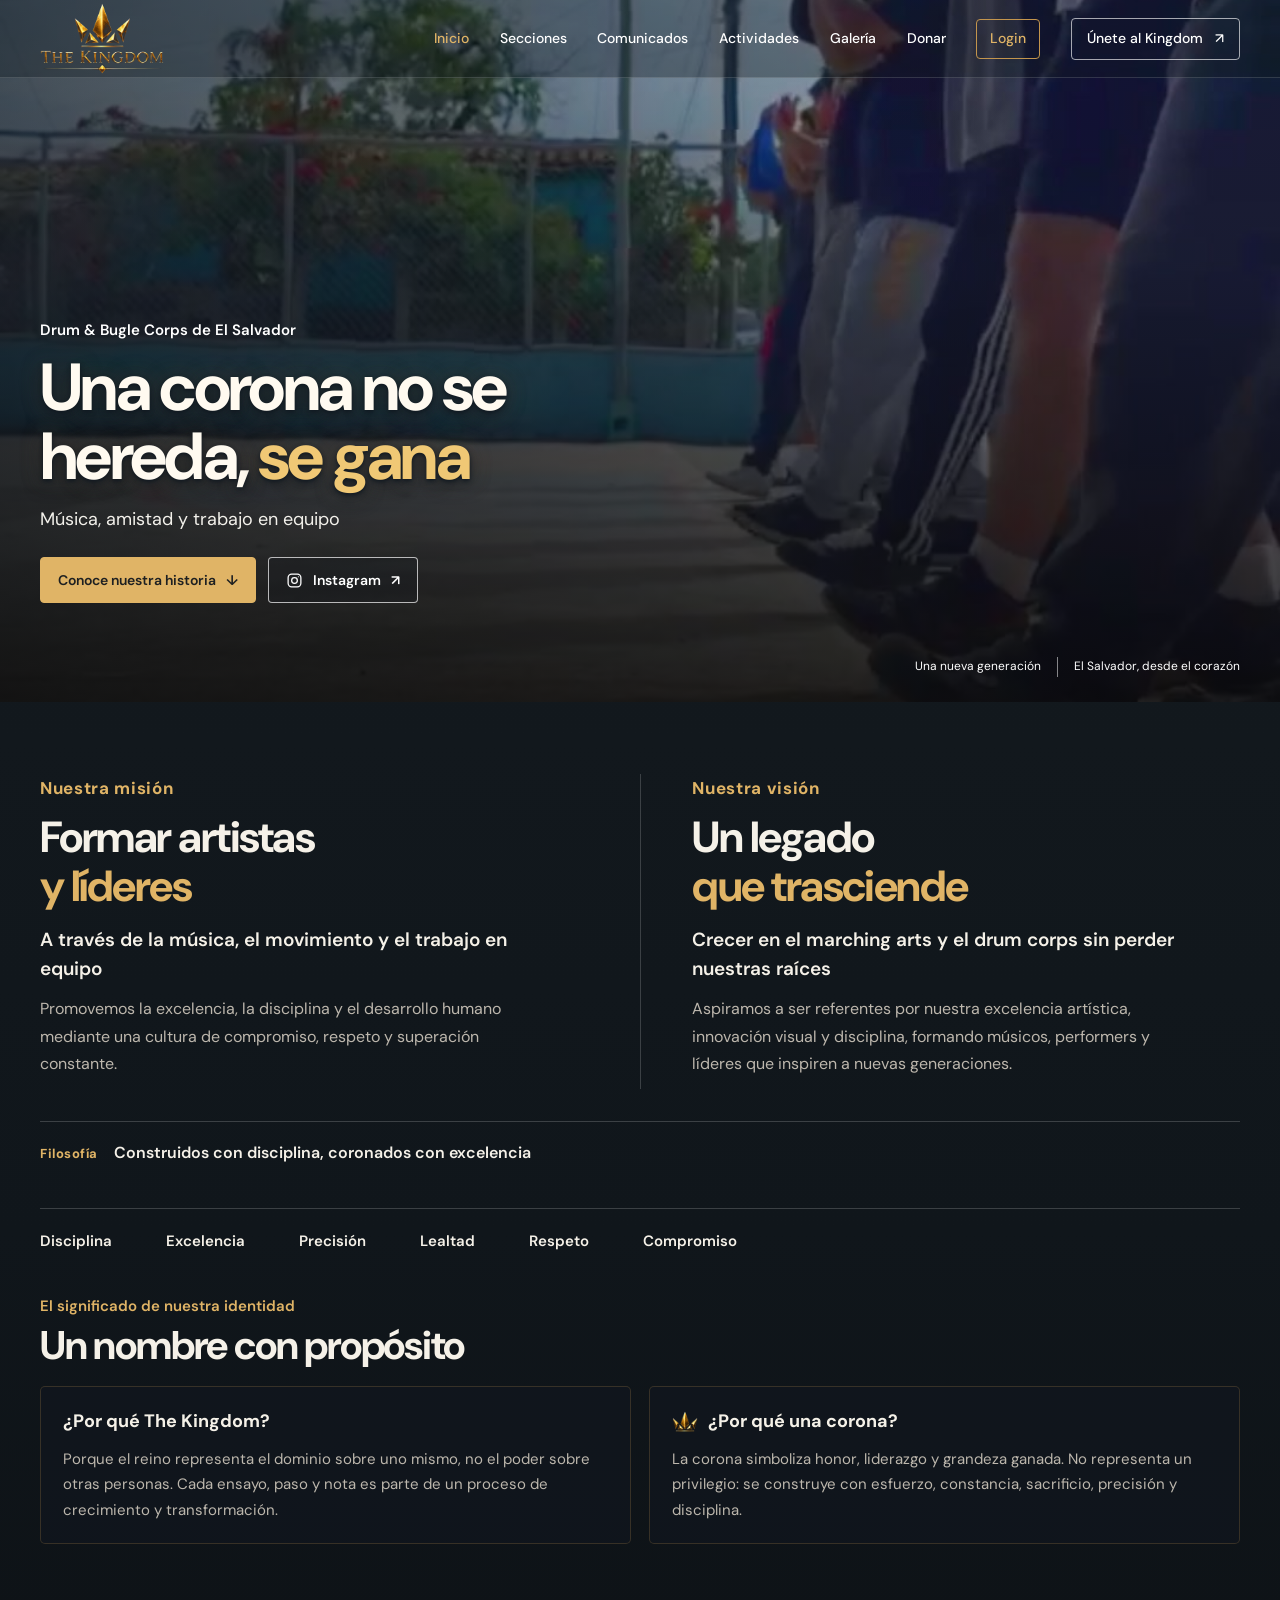
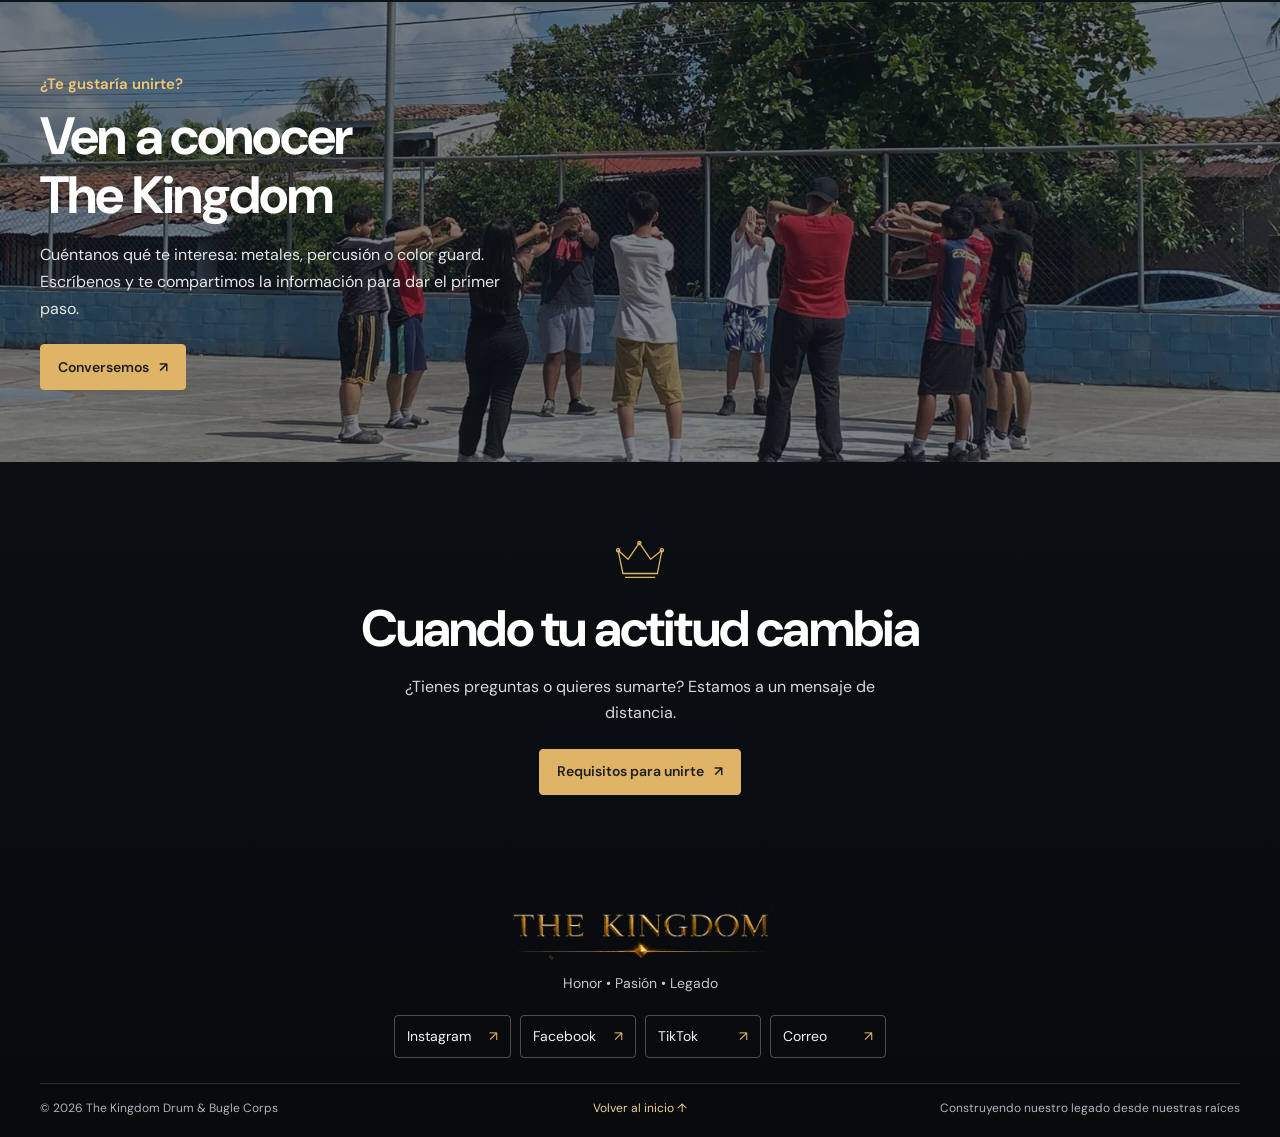
<file: index.html>
<!doctype html>
<html lang="es">
  <head>
    <meta charset="UTF-8" />
    <meta name="viewport" content="width=device-width, initial-scale=1.0" />
    <meta name="theme-color" content="#111519" />
    <meta name="description" content="The Kingdom Drum & Bugle Corps de El Salvador. Música, disciplina y corazón. Conoce nuestras secciones y únete al movimiento." />
    <title>THE KINGDOM I OFICIAL</title>
    <link rel="canonical" href="https://crech23.github.io/the-kingdom-web/" />
    <meta property="og:type" content="website" />
    <meta property="og:locale" content="es_SV" />
    <meta property="og:site_name" content="THE KINGDOM I OFICIAL" />
    <meta property="og:title" content="THE KINGDOM I OFICIAL" />
    <meta property="og:description" content="The Kingdom Drum &amp; Bugle Corps de El Salvador. Música, disciplina y corazón." />
    <meta property="og:url" content="https://crech23.github.io/the-kingdom-web/" />
    <meta property="og:image" content="https://crech23.github.io/the-kingdom-web/public/images/social-preview.png" />
    <meta property="og:image:width" content="1200" />
    <meta property="og:image:height" content="630" />
    <meta property="og:image:type" content="image/png" />
    <meta property="og:image:alt" content="Logotipo dorado de The Kingdom con su corona" />
    <meta name="twitter:card" content="summary_large_image" />
    <meta name="twitter:title" content="THE KINGDOM I OFICIAL" />
    <meta name="twitter:description" content="The Kingdom Drum &amp; Bugle Corps de El Salvador. Música, disciplina y corazón." />
    <meta name="twitter:image" content="https://crech23.github.io/the-kingdom-web/public/images/social-preview.png" />
    <meta name="twitter:image:alt" content="Logotipo dorado de The Kingdom con su corona" />
    <link rel="preconnect" href="https://fonts.googleapis.com" />
    <link rel="preconnect" href="https://fonts.gstatic.com" crossorigin />
    <link href="https://fonts.googleapis.com/css2?family=DM+Sans:wght@400;500;600;700&display=swap" rel="stylesheet" />
    <link rel="icon" type="image/png" href="public/images/crown-menu-icon.png" />
    <link rel="stylesheet" href="styles.css?v=session-label-20261028" />
    <script src="script.js?v=announcement-post-20261028" defer></script>
    <script src="public/js/admin-session.js?v=admin-session-label-20261028" defer></script>
  </head>
  <body>
    <a class="skip-link" href="#contenido">Saltar al contenido</a>
    <header class="site-header">
      <a class="brand" href="#inicio" aria-label="The Kingdom, inicio">
        <img src="public/images/kingdom-crest.png" alt="Logotipo de The Kingdom con corona dorada" />
      </a>
      <button class="menu-toggle" aria-label="Abrir menú" aria-expanded="false" aria-controls="main-nav">
        <img class="menu-icon" src="public/images/crown-menu-icon.png" alt="" aria-hidden="true" />
      </button>
      <nav class="main-nav" id="main-nav" aria-label="Navegación principal">
        <a href="index.html#inicio" aria-current="page">Inicio</a>
        <a href="secciones.html">Secciones</a>
        <a href="comunicados.html">Comunicados</a>
        <a href="actividades.html">Actividades</a>
        <a href="galeria.html">Galería</a>
        <a href="donar.html">Donar</a>
        <a class="nav-login" href="admin.html">Login</a>
        <span class="nav-session-status" role="status" hidden>Sesión iniciada</span>
        <a class="nav-cta" href="unete.html#requisitos">Únete al Kingdom <span aria-hidden="true">↗</span></a>
      </nav>
    </header>

    <main id="contenido">
      <section class="hero" id="inicio" aria-labelledby="hero-title">
        <div class="hero-image" role="img" aria-label="Integrantes de The Kingdom ensayando en formación"></div>
        <video class="hero-video" data-loop-video autoplay muted loop playsinline preload="auto" poster="public/media/tk-intro-poster.jpg" aria-hidden="true">
          <source src="public/media/tk-intro-background.mp4?v=intro-60fps-20261028" type="video/mp4" />
        </video>
        <div class="hero-shade"></div>
        <div class="hero-content">
          <p class="eyebrow">Drum &amp; Bugle Corps de El Salvador</p>
          <h1 id="hero-title">Una corona no se hereda, <span>se gana</span></h1>
          <p class="hero-copy">Música, amistad y trabajo en equipo</p>
          <div class="hero-actions">
            <a class="button button-gold" href="#esencia">Conoce nuestra historia <span aria-hidden="true">↓</span></a>
            <a class="button button-outline button-instagram" href="https://www.instagram.com/thekingdom_es/" target="_blank" rel="noopener noreferrer">
              <svg viewBox="0 0 24 24" aria-hidden="true"><rect x="3" y="3" width="18" height="18" rx="5"/><circle cx="12" cy="12" r="4"/><circle cx="17.5" cy="6.7" r=".8" class="icon-fill"/></svg>
              Instagram <span aria-hidden="true">↗</span>
            </a>
          </div>
        </div>
        <div class="hero-caption"><span>Una nueva generación</span><span>El Salvador, desde el corazón</span></div>
        <a class="scroll-cue" href="#esencia" aria-label="Desplazarse a nuestra esencia"><span></span></a>
      </section>

      <section class="intro section-pad" id="esencia">
        <div class="intro-grid mission-vision-grid">
          <article class="intro-text mission-panel">
            <p class="mission-label">Nuestra misión</p>
            <h2>Formar artistas<br /><span>y líderes</span></h2>
            <p class="lead">A través de la música, el movimiento y el trabajo en equipo</p>
            <p>Promovemos la excelencia, la disciplina y el desarrollo humano mediante una cultura de compromiso, respeto y superación constante.</p>
          </article>
          <article class="intro-text vision-panel">
            <p class="mission-label">Nuestra visión</p>
            <h2>Un legado<br /><span>que trasciende</span></h2>
            <p class="lead">Crecer en el marching arts y el drum corps sin perder nuestras raíces</p>
            <p>Aspiramos a ser referentes por nuestra excelencia artística, innovación visual y disciplina, formando músicos, performers y líderes que inspiren a nuevas generaciones.</p>
          </article>
        </div>
        <p class="intro-philosophy"><span>Filosofía</span> Construidos con disciplina, coronados con excelencia</p>
        <div class="values-strip" aria-label="Valores de The Kingdom">
          <div><strong>Disciplina</strong></div>
          <div><strong>Excelencia</strong></div>
          <div><strong>Precisión</strong></div>
          <div><strong>Lealtad</strong></div>
          <div><strong>Respeto</strong></div>
          <div><strong>Compromiso</strong></div>
        </div>
        <div class="meaning-section">
          <div class="meaning-heading">
            <p class="intro-kicker">El significado de nuestra identidad</p>
            <h2>Un nombre con propósito</h2>
          </div>
          <div class="meaning-grid">
            <article class="meaning-card">
              <h3>¿Por qué The Kingdom?</h3>
              <p>Porque el reino representa el dominio sobre uno mismo, no el poder sobre otras personas. Cada ensayo, paso y nota es parte de un proceso de crecimiento y transformación.</p>
            </article>
            <article class="meaning-card">
              <h3><img src="public/images/crown-menu-icon.png" alt="" aria-hidden="true" /> ¿Por qué una corona?</h3>
              <p>La corona simboliza honor, liderazgo y grandeza ganada. No representa un privilegio: se construye con esfuerzo, constancia, sacrificio, precisión y disciplina.</p>
            </article>
          </div>
        </div>
      </section>

      <section class="season section-pad" id="temporada">
        <div class="season-photo" role="img" aria-label="Integrantes de The Kingdom forman un círculo durante el calentamiento de un ensayo"></div>
        <div class="season-content">
          <p class="season-kicker">¿Te gustaría unirte?</p>
          <h2>Ven a conocer<br />The Kingdom</h2>
          <p>Cuéntanos qué te interesa: metales, percusión o color guard. Escríbenos y te compartimos la información para dar el primer paso.</p>
          <a class="button button-gold" href="https://mail.google.com/mail/?view=cm&amp;fs=1&amp;to=thekingdomdbc@gmail.com&amp;su=Quiero%20conocer%20The%20Kingdom">Conversemos <span aria-hidden="true">↗</span></a>
        </div>
      </section>

      <section class="contact section-pad" id="contacto">
        <svg class="contact-crown" viewBox="0 0 180 150" aria-hidden="true"><path d="M22 48 53 76 88 25l35 51 35-28-14 72H37Z"/><path d="M45 132h91"/><circle cx="22" cy="48" r="5"/><circle cx="88" cy="25" r="5"/><circle cx="158" cy="48" r="5"/></svg>
        <h2>Cuando tu actitud cambia</h2>
        <p>¿Tienes preguntas o quieres sumarte? Estamos a un mensaje de distancia.</p>
        <a class="button button-gold contact-button" href="unete.html">Requisitos para unirte <span aria-hidden="true">↗</span></a>
      </section>
    </main>

    <footer class="site-footer">
      <a class="footer-brand" href="#inicio"><img src="public/images/kingdom-wordmark.png" alt="The Kingdom" /></a>
      <p class="footer-motto">Honor • Pasión • Legado</p>
      <div class="social-links" aria-label="Redes sociales">
        <a class="social-button" href="https://www.instagram.com/thekingdom_es/" target="_blank" rel="noopener noreferrer" aria-label="Instagram de The Kingdom"><span>Instagram</span><span aria-hidden="true">↗</span></a>
        <a class="social-button" href="https://www.facebook.com/profile.php?id=61590365836751" target="_blank" rel="noopener noreferrer" aria-label="Facebook de The Kingdom"><span>Facebook</span><span aria-hidden="true">↗</span></a>
        <a class="social-button" href="https://www.tiktok.com/@the.kingdomc" target="_blank" rel="noopener noreferrer" aria-label="TikTok de The Kingdom"><span>TikTok</span><span aria-hidden="true">↗</span></a>
        <a class="social-button" href="https://mail.google.com/mail/?view=cm&amp;fs=1&amp;to=thekingdomdbc@gmail.com" aria-label="Enviar correo a The Kingdom"><span>Correo</span><span aria-hidden="true">↗</span></a>
      </div>
      <div class="footer-bottom"><span>© <span id="year">2026</span> The Kingdom Drum &amp; Bugle Corps</span><a href="#inicio">Volver al inicio ↑</a><span>Construyendo nuestro legado desde nuestras raíces</span></div>
    </footer>
  </body>
</html>
</file>
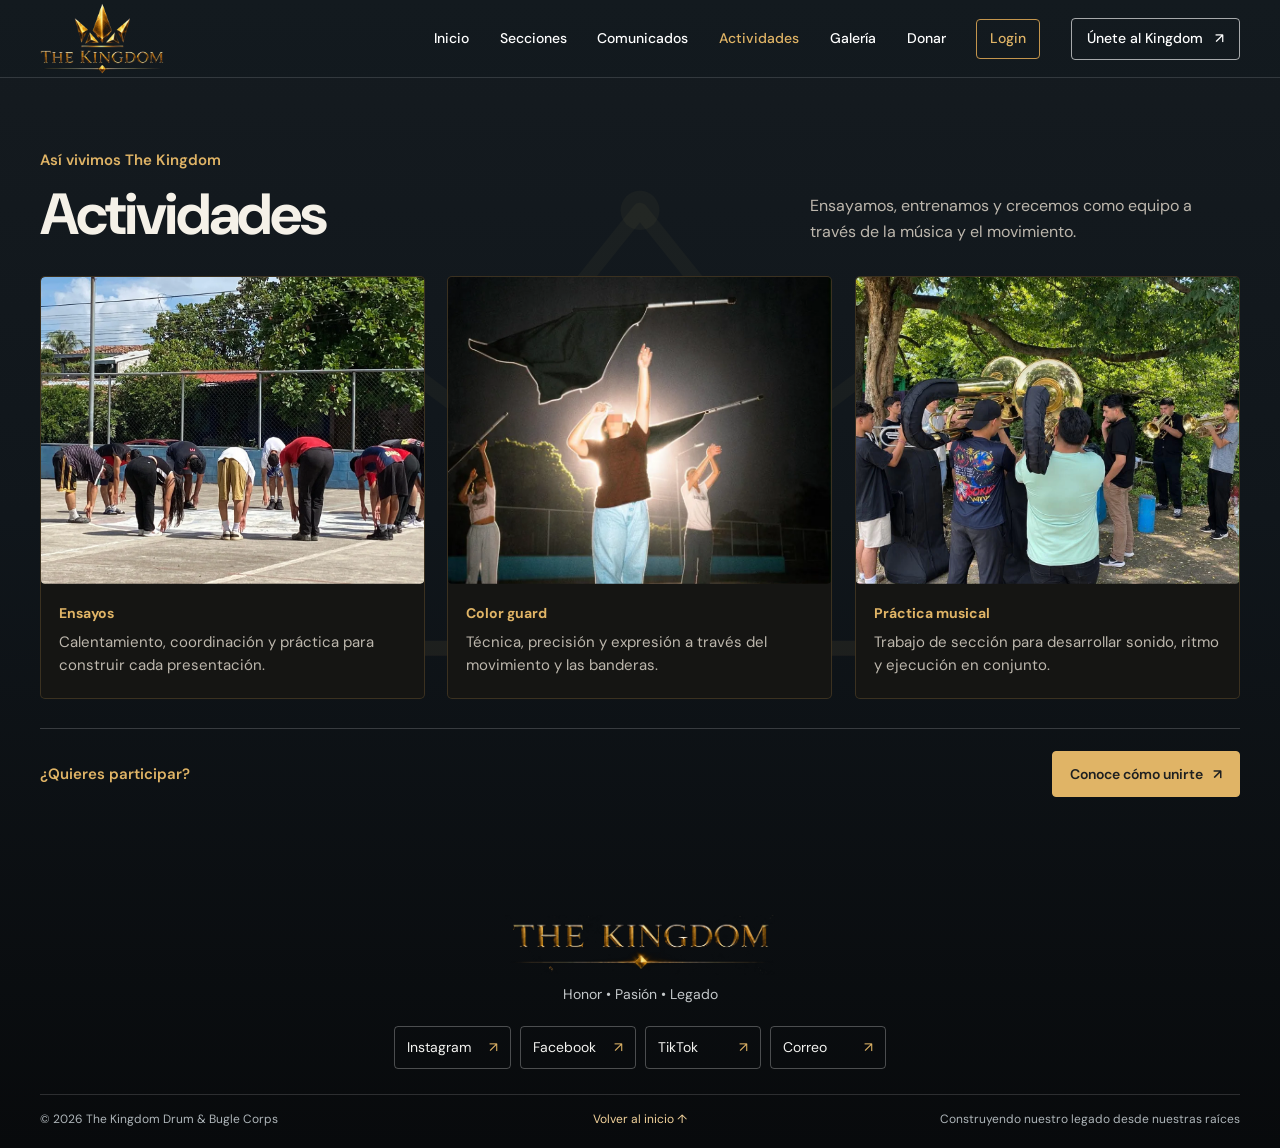
<file: actividades.html>
<!doctype html>
<html lang="es">
  <head>
    <meta charset="UTF-8" />
    <meta name="viewport" content="width=device-width, initial-scale=1.0" />
    <meta name="theme-color" content="#111519" />
    <meta name="description" content="Conoce los ensayos, entrenamientos y actividades de The Kingdom Drum & Bugle Corps." />
    <title>Actividades | THE KINGDOM I OFICIAL</title>
    <link rel="canonical" href="https://crech23.github.io/the-kingdom-web/actividades.html" />
    <meta property="og:type" content="website" />
    <meta property="og:locale" content="es_SV" />
    <meta property="og:site_name" content="THE KINGDOM I OFICIAL" />
    <meta property="og:title" content="Actividades | THE KINGDOM I OFICIAL" />
    <meta property="og:description" content="Conoce los ensayos, entrenamientos y actividades de The Kingdom Drum & Bugle Corps." />
    <meta property="og:url" content="https://crech23.github.io/the-kingdom-web/actividades.html" />
    <meta property="og:image" content="https://crech23.github.io/the-kingdom-web/public/images/social-preview.png" />
    <meta property="og:image:alt" content="Logotipo dorado de The Kingdom con su corona" />
    <link rel="preconnect" href="https://fonts.googleapis.com" />
    <link rel="preconnect" href="https://fonts.gstatic.com" crossorigin />
    <link href="https://fonts.googleapis.com/css2?family=DM+Sans:wght@400;500;600;700&display=swap" rel="stylesheet" />
    <link rel="icon" type="image/png" href="public/images/crown-menu-icon.png" />
    <link rel="stylesheet" href="styles.css?v=session-label-20261028" />
    <script src="script.js?v=announcement-post-20261028" defer></script>
    <script src="public/js/admin-session.js?v=admin-session-label-20261028" defer></script>
  </head>
  <body>
    <a class="skip-link" href="#contenido">Saltar al contenido</a>
    <header class="site-header">
      <a class="brand" href="index.html#inicio" aria-label="The Kingdom, inicio">
        <img src="public/images/kingdom-crest.png" alt="Logotipo de The Kingdom con corona dorada" />
      </a>
      <button class="menu-toggle" aria-label="Abrir menú" aria-expanded="false" aria-controls="main-nav">
        <img class="menu-icon" src="public/images/crown-menu-icon.png" alt="" aria-hidden="true" />
      </button>
      <nav class="main-nav" id="main-nav" aria-label="Navegación principal">
        <a href="index.html#inicio">Inicio</a>
        <a href="secciones.html">Secciones</a>
        <a href="comunicados.html">Comunicados</a>
        <a href="actividades.html" aria-current="page">Actividades</a>
        <a href="galeria.html">Galería</a>
        <a href="donar.html">Donar</a>
        <a class="nav-login" href="admin.html">Login</a>
        <span class="nav-session-status" role="status" hidden>Sesión iniciada</span>
        <a class="nav-cta" href="unete.html#requisitos">Únete al Kingdom <span aria-hidden="true">↗</span></a>
      </nav>
    </header>
    <main id="contenido" class="page-interior">
      <section class="feature-section section-pad" id="actividades">
        <div class="section-heading page-heading">
          <div>
            <p class="intro-kicker">Así vivimos The Kingdom</p>
            <h1>Actividades</h1>
          </div>
          <p>Ensayamos, entrenamos y crecemos como equipo a través de la música y el movimiento.</p>
        </div>
        <div class="feature-grid activity-grid">
          <article class="feature-card activity-card">
            <img src="public/media/ensayo-estiramiento.webp" alt="Integrantes de The Kingdom se estiran en grupo durante un ensayo" width="1600" height="902" loading="lazy" />
            <div class="card-content"><span class="card-label">Ensayos</span><p>Calentamiento, coordinación y práctica para construir cada presentación.</p></div>
          </article>
          <article class="feature-card activity-card">
            <img src="public/media/guard-noche-banderas.webp" alt="Integrantes del color guard practican con banderas durante un ensayo" width="828" height="1422" loading="lazy" />
            <div class="card-content"><span class="card-label">Color guard</span><p>Técnica, precisión y expresión a través del movimiento y las banderas.</p></div>
          </article>
          <article class="feature-card activity-card">
            <img src="public/media/metales-ensayo-arbol.webp" alt="Integrantes de The Kingdom practican instrumentos de metal bajo los árboles" width="1086" height="1448" loading="lazy" />
            <div class="card-content"><span class="card-label">Práctica musical</span><p>Trabajo de sección para desarrollar sonido, ritmo y ejecución en conjunto.</p></div>
          </article>
        </div>
        <div class="activity-cta">
          <p class="intro-kicker">¿Quieres participar?</p>
          <a class="button button-gold" href="unete.html#requisitos">Conoce cómo unirte <span aria-hidden="true">↗</span></a>
        </div>
      </section>
    </main>
    <footer class="site-footer">
      <a class="footer-brand" href="index.html#inicio"><img src="public/images/kingdom-wordmark.png" alt="The Kingdom" /></a>
      <p class="footer-motto">Honor • Pasión • Legado</p>
      <div class="social-links" aria-label="Redes sociales">
        <a class="social-button" href="https://www.instagram.com/thekingdom_es/" target="_blank" rel="noopener noreferrer" aria-label="Instagram de The Kingdom"><span>Instagram</span><span aria-hidden="true">↗</span></a>
        <a class="social-button" href="https://www.facebook.com/profile.php?id=61590365836751" target="_blank" rel="noopener noreferrer" aria-label="Facebook de The Kingdom"><span>Facebook</span><span aria-hidden="true">↗</span></a>
        <a class="social-button" href="https://www.tiktok.com/@the.kingdomc" target="_blank" rel="noopener noreferrer" aria-label="TikTok de The Kingdom"><span>TikTok</span><span aria-hidden="true">↗</span></a>
        <a class="social-button" href="https://mail.google.com/mail/?view=cm&amp;fs=1&amp;to=thekingdomdbc@gmail.com" aria-label="Enviar correo a The Kingdom"><span>Correo</span><span aria-hidden="true">↗</span></a>
      </div>
      <div class="footer-bottom"><span>© <span id="year">2026</span> The Kingdom Drum &amp; Bugle Corps</span><a href="index.html#inicio">Volver al inicio ↑</a><span>Construyendo nuestro legado desde nuestras raíces</span></div>
    </footer>
  </body>
</html>
</file>
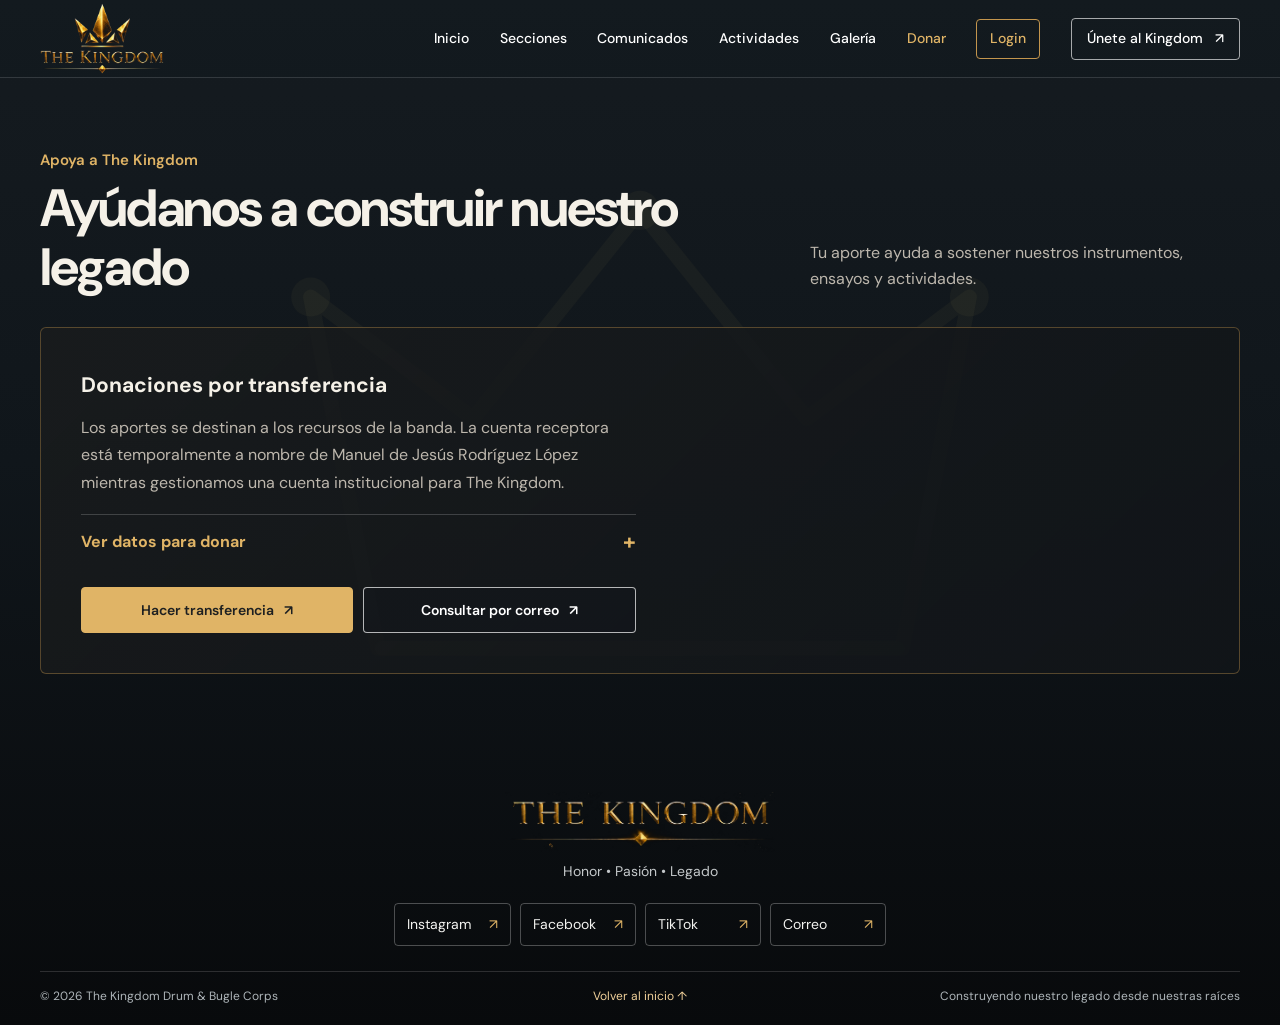
<file: donar.html>
<!doctype html>
<html lang="es">
  <head>
    <meta charset="UTF-8" />
    <meta name="viewport" content="width=device-width, initial-scale=1.0" />
    <meta name="theme-color" content="#111519" />
    <meta name="description" content="Apoya a The Kingdom Drum & Bugle Corps y conoce las opciones de donación." />
    <title>Donar | THE KINGDOM I OFICIAL</title>
    <link rel="canonical" href="https://crech23.github.io/the-kingdom-web/donar.html" />
    <meta property="og:type" content="website" />
    <meta property="og:locale" content="es_SV" />
    <meta property="og:site_name" content="THE KINGDOM I OFICIAL" />
    <meta property="og:title" content="Donar | THE KINGDOM I OFICIAL" />
    <meta property="og:description" content="Apoya a The Kingdom Drum & Bugle Corps y conoce las opciones de donación." />
    <meta property="og:url" content="https://crech23.github.io/the-kingdom-web/donar.html" />
    <meta property="og:image" content="https://crech23.github.io/the-kingdom-web/public/images/social-preview.png" />
    <meta property="og:image:alt" content="Logotipo dorado de The Kingdom con su corona" />
    <link rel="preconnect" href="https://fonts.googleapis.com" />
    <link rel="preconnect" href="https://fonts.gstatic.com" crossorigin />
    <link href="https://fonts.googleapis.com/css2?family=DM+Sans:wght@400;500;600;700&display=swap" rel="stylesheet" />
    <link rel="icon" type="image/png" href="public/images/crown-menu-icon.png" />
    <link rel="stylesheet" href="styles.css?v=session-label-20261028" />
    <script src="script.js?v=announcement-post-20261028" defer></script>
    <script src="public/js/admin-session.js?v=admin-session-label-20261028" defer></script>
  </head>
  <body>
    <a class="skip-link" href="#contenido">Saltar al contenido</a>
    <header class="site-header">
      <a class="brand" href="index.html#inicio" aria-label="The Kingdom, inicio">
        <img src="public/images/kingdom-crest.png" alt="Logotipo de The Kingdom con corona dorada" />
      </a>
      <button class="menu-toggle" aria-label="Abrir menú" aria-expanded="false" aria-controls="main-nav">
        <img class="menu-icon" src="public/images/crown-menu-icon.png" alt="" aria-hidden="true" />
      </button>
      <nav class="main-nav" id="main-nav" aria-label="Navegación principal">
        <a href="index.html#inicio">Inicio</a>
        <a href="secciones.html">Secciones</a>
        <a href="comunicados.html">Comunicados</a>
        <a href="actividades.html">Actividades</a>
        <a href="galeria.html">Galería</a>
        <a href="donar.html" aria-current="page">Donar</a>
        <a class="nav-login" href="admin.html">Login</a>
        <span class="nav-session-status" role="status" hidden>Sesión iniciada</span>
        <a class="nav-cta" href="unete.html#requisitos">Únete al Kingdom <span aria-hidden="true">↗</span></a>
      </nav>
    </header>
    <main id="contenido" class="page-interior">
      <section class="donation section-pad" id="donaciones">
        <div class="section-heading donation-heading">
          <div>
            <p class="intro-kicker">Apoya a The Kingdom</p>
            <h2>Ayúdanos a construir nuestro legado</h2>
          </div>
          <p>Tu aporte ayuda a sostener nuestros instrumentos, ensayos y actividades.</p>
        </div>
        <div class="donation-card">
          <div class="donation-message">
            <h3>Donaciones por transferencia</h3>
            <p>Los aportes se destinan a los recursos de la banda. La cuenta receptora está temporalmente a nombre de Manuel de Jesús Rodríguez López mientras gestionamos una cuenta institucional para The Kingdom.</p>
            <details class="donation-disclosure">
              <summary>Ver datos para donar</summary>
              <dl class="donation-details">
                <div><dt>Banco</dt><dd>Davivienda El Salvador</dd></div>
                <div><dt>Tipo de cuenta</dt><dd>Cuenta de ahorros</dd></div>
                <div class="donation-account-row">
                  <dt>Número de cuenta</dt>
                  <dd id="donation-account-number">777544531919</dd>
                  <button class="button button-gold copy-account" type="button" data-copy-account>Copiar número</button>
                  <p class="copy-feedback" id="donation-copy-feedback" aria-live="polite"></p>
                </div>
                <div><dt>Titular</dt><dd>Manuel de Jesús Rodríguez López</dd></div>
              </dl>
            </details>
            <div class="donation-actions">
              <a class="button button-gold" href="https://appdavivienda.com.sv/servicios/transferencias/transferencia-otros-bancos/" target="_blank" rel="noopener noreferrer">Hacer transferencia <span aria-hidden="true">↗</span></a>
              <a class="button button-outline donation-email" href="https://mail.google.com/mail/?view=cm&amp;fs=1&amp;to=thekingdomdbc@gmail.com&amp;su=Consulta%20sobre%20donaciones">Consultar por correo <span aria-hidden="true">↗</span></a>
            </div>
          </div>
        </div>
      </section>
    </main>
    <footer class="site-footer">
      <a class="footer-brand" href="index.html#inicio"><img src="public/images/kingdom-wordmark.png" alt="The Kingdom" /></a>
      <p class="footer-motto">Honor • Pasión • Legado</p>
      <div class="social-links" aria-label="Redes sociales">
        <a class="social-button" href="https://www.instagram.com/thekingdom_es/" target="_blank" rel="noopener noreferrer" aria-label="Instagram de The Kingdom"><span>Instagram</span><span aria-hidden="true">↗</span></a>
        <a class="social-button" href="https://www.facebook.com/profile.php?id=61590365836751" target="_blank" rel="noopener noreferrer" aria-label="Facebook de The Kingdom"><span>Facebook</span><span aria-hidden="true">↗</span></a>
        <a class="social-button" href="https://www.tiktok.com/@the.kingdomc" target="_blank" rel="noopener noreferrer" aria-label="TikTok de The Kingdom"><span>TikTok</span><span aria-hidden="true">↗</span></a>
        <a class="social-button" href="https://mail.google.com/mail/?view=cm&amp;fs=1&amp;to=thekingdomdbc@gmail.com" aria-label="Enviar correo a The Kingdom"><span>Correo</span><span aria-hidden="true">↗</span></a>
      </div>
      <div class="footer-bottom"><span>© <span id="year">2026</span> The Kingdom Drum &amp; Bugle Corps</span><a href="index.html#inicio">Volver al inicio ↑</a><span>Construyendo nuestro legado desde nuestras raíces</span></div>
    </footer>
  </body>
</html>
</file>
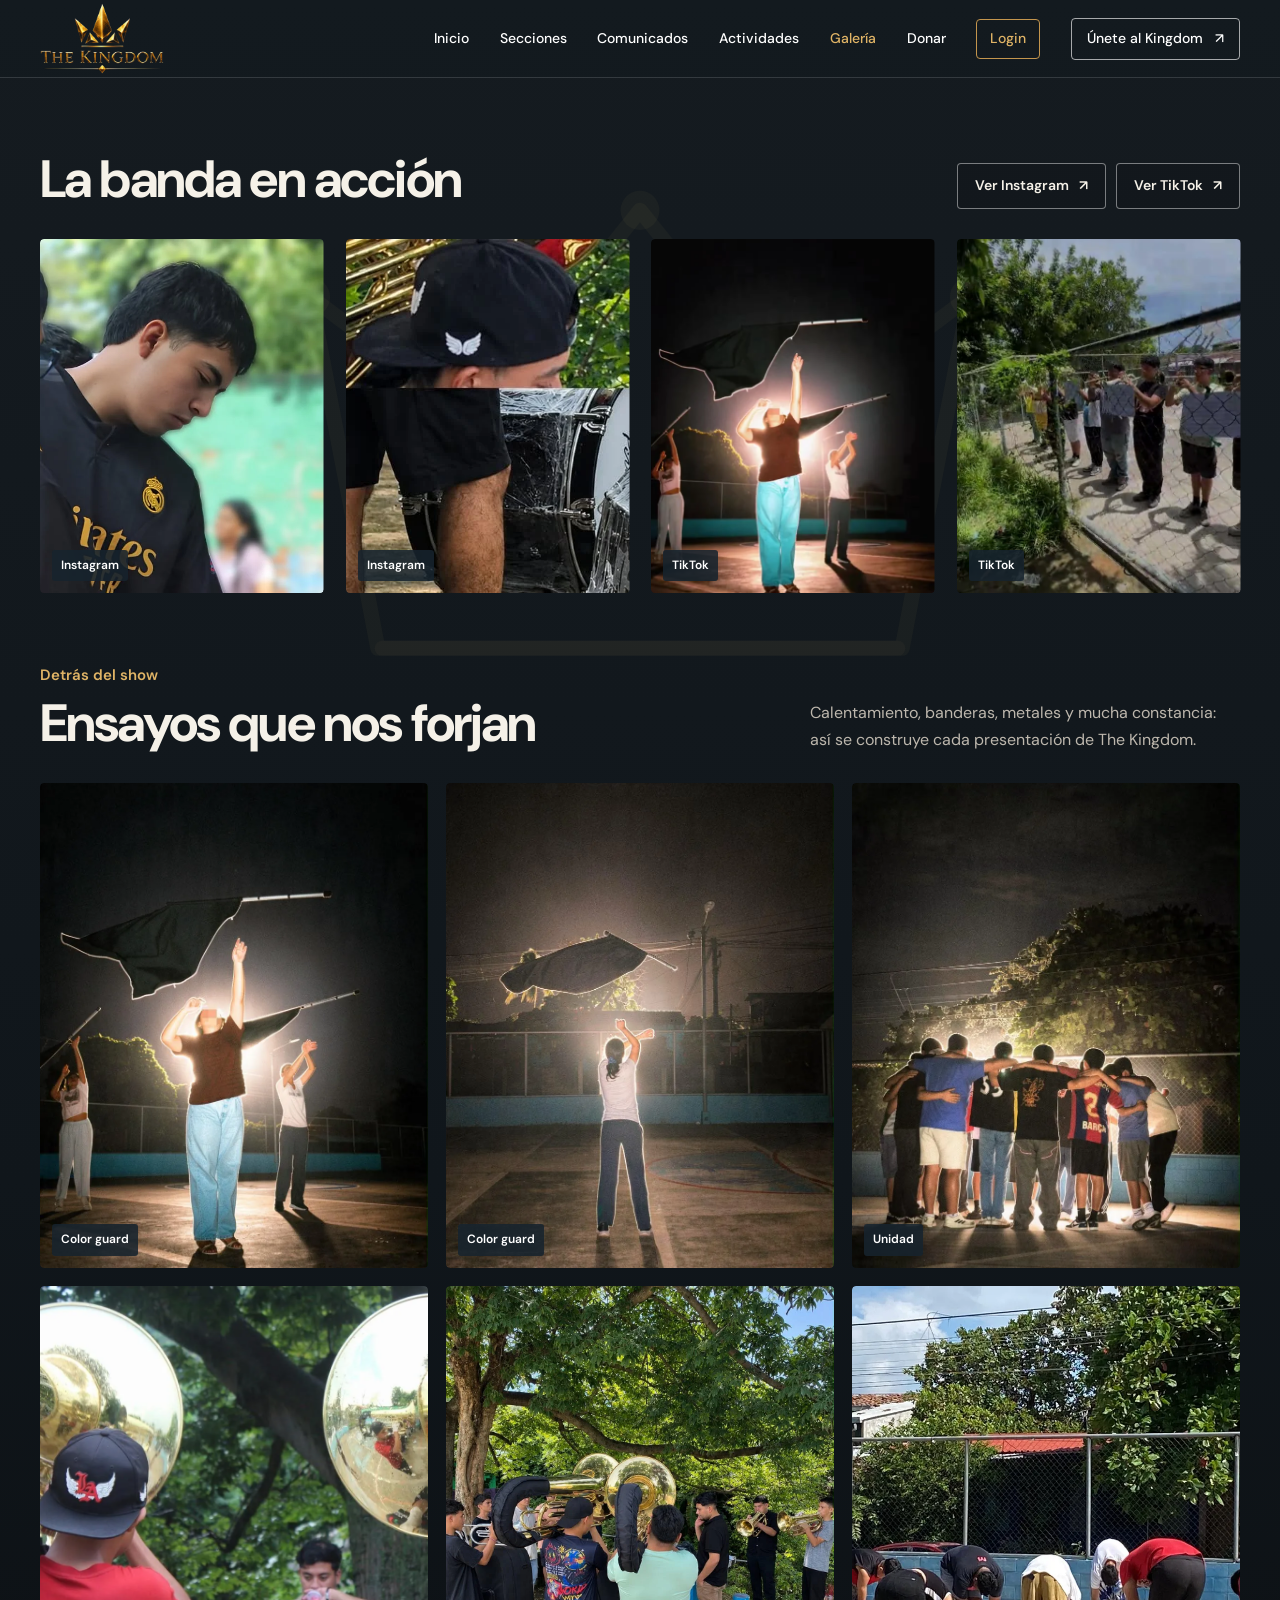
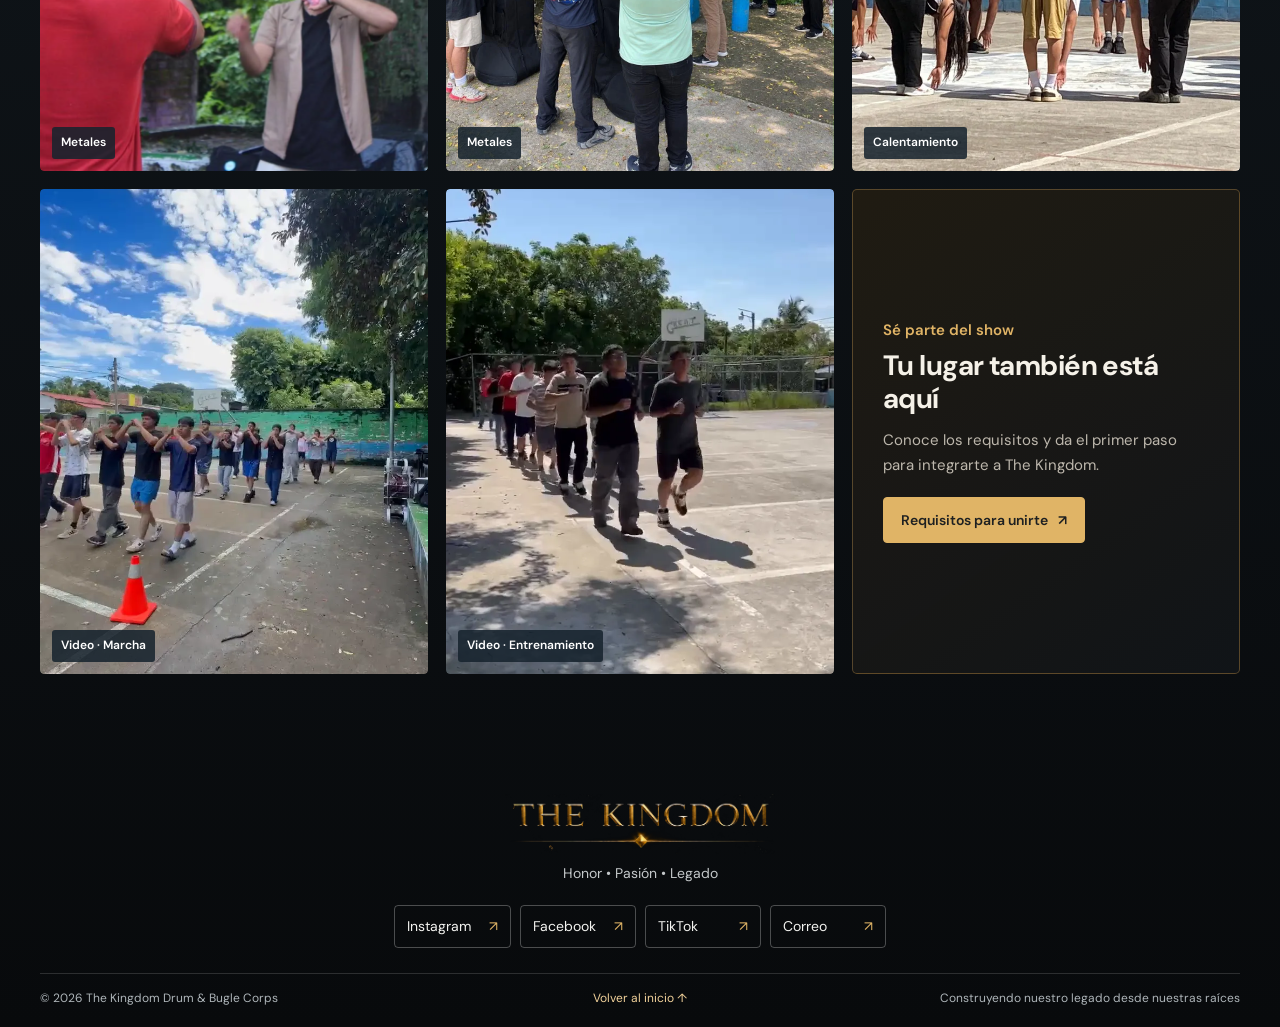
<file: galeria.html>
<!doctype html>
<html lang="es">
  <head>
    <meta charset="UTF-8" />
    <meta name="viewport" content="width=device-width, initial-scale=1.0" />
    <meta name="theme-color" content="#111519" />
    <meta name="description" content="Fotos y videos de ensayos y presentaciones de The Kingdom Drum & Bugle Corps." />
    <title>Galería | THE KINGDOM I OFICIAL</title>
    <link rel="canonical" href="https://crech23.github.io/the-kingdom-web/galeria.html" />
    <meta property="og:type" content="website" />
    <meta property="og:locale" content="es_SV" />
    <meta property="og:site_name" content="THE KINGDOM I OFICIAL" />
    <meta property="og:title" content="Galería | THE KINGDOM I OFICIAL" />
    <meta property="og:description" content="Fotos y videos de ensayos y presentaciones de The Kingdom Drum & Bugle Corps." />
    <meta property="og:url" content="https://crech23.github.io/the-kingdom-web/galeria.html" />
    <meta property="og:image" content="https://crech23.github.io/the-kingdom-web/public/images/social-preview.png" />
    <meta property="og:image:alt" content="Logotipo dorado de The Kingdom con su corona" />
    <link rel="preconnect" href="https://fonts.googleapis.com" />
    <link rel="preconnect" href="https://fonts.gstatic.com" crossorigin />
    <link href="https://fonts.googleapis.com/css2?family=DM+Sans:wght@400;500;600;700&display=swap" rel="stylesheet" />
    <link rel="icon" type="image/png" href="public/images/crown-menu-icon.png" />
    <link rel="stylesheet" href="styles.css?v=session-label-20261028" />
    <script src="script.js?v=announcement-post-20261028" defer></script>
    <script src="public/js/admin-session.js?v=admin-session-label-20261028" defer></script>
  </head>
  <body>
    <a class="skip-link" href="#contenido">Saltar al contenido</a>
    <header class="site-header">
      <a class="brand" href="index.html#inicio" aria-label="The Kingdom, inicio">
        <img src="public/images/kingdom-crest.png" alt="Logotipo de The Kingdom con corona dorada" />
      </a>
      <button class="menu-toggle" aria-label="Abrir menú" aria-expanded="false" aria-controls="main-nav">
        <img class="menu-icon" src="public/images/crown-menu-icon.png" alt="" aria-hidden="true" />
      </button>
      <nav class="main-nav" id="main-nav" aria-label="Navegación principal">
        <a href="index.html#inicio">Inicio</a>
        <a href="secciones.html">Secciones</a>
        <a href="comunicados.html">Comunicados</a>
        <a href="actividades.html">Actividades</a>
        <a href="galeria.html" aria-current="page">Galería</a>
        <a href="donar.html">Donar</a>
        <a class="nav-login" href="admin.html">Login</a>
        <span class="nav-session-status" role="status" hidden>Sesión iniciada</span>
        <a class="nav-cta" href="unete.html#requisitos">Únete al Kingdom <span aria-hidden="true">↗</span></a>
      </nav>
    </header>
    <main id="contenido" class="page-interior">
      <section class="gallery-section section-pad" id="galeria">
        <div class="section-heading gallery-heading">
          <div><h2>La banda en acción</h2></div>
          <div class="gallery-links">
            <a class="button button-outline gallery-link" href="https://www.instagram.com/thekingdom_es/" target="_blank" rel="noopener noreferrer">Ver Instagram <span aria-hidden="true">↗</span></a>
            <a class="button button-outline gallery-link" href="https://www.tiktok.com/@the.kingdomc" target="_blank" rel="noopener noreferrer">Ver TikTok <span aria-hidden="true">↗</span></a>
          </div>
        </div>
        <div class="gallery-grid social-media-grid">
          <figure class="gallery-item social-media-card">
            <a class="media-link" href="https://www.instagram.com/p/De5uZcQlmV7/" target="_blank" rel="noopener noreferrer">
              <img src="public/media/ig-sabado.webp" alt="Integrantes de The Kingdom comparten un momento antes de su presentación" loading="lazy" />
              <span class="media-platform">Instagram</span>
            </a>
          </figure>
          <figure class="gallery-item social-media-card">
            <a class="media-link" href="https://www.instagram.com/p/DeDnXValppt/" target="_blank" rel="noopener noreferrer">
              <img src="public/media/ig-ensayo.webp" alt="Collage de ensayo y presentación con metales y percusión" loading="lazy" />
              <span class="media-platform">Instagram</span>
            </a>
          </figure>
          <figure class="gallery-item social-media-card video-card">
            <a class="media-link" href="https://www.tiktok.com/@the.kingdomc/video/7669261822641343764" target="_blank" rel="noopener noreferrer" aria-label="Ver en TikTok el video de color guard ensayando con banderas">
              <video data-loop-video autoplay muted loop playsinline preload="metadata" poster="public/media/tk-esfuerzo-poster.webp" aria-hidden="true">
                <source src="public/media/tk-esfuerzo.mp4" type="video/mp4" />
              </video>
              <span class="media-platform">TikTok</span>
            </a>
          </figure>
          <figure class="gallery-item social-media-card video-card">
            <a class="media-link" href="https://www.tiktok.com/@the.kingdomc/video/7664422594988281108" target="_blank" rel="noopener noreferrer" aria-label="Ver en TikTok el video de metales practicando en formación">
              <video data-loop-video autoplay muted loop playsinline preload="metadata" poster="public/media/tk-determinacion-poster.webp" aria-hidden="true">
                <source src="public/media/tk-determinacion.mp4" type="video/mp4" />
              </video>
              <span class="media-platform">TikTok</span>
            </a>
          </figure>
        </div>

        <div class="moments" id="ensayos">
          <div class="section-heading moments-heading">
            <div>
              <p class="intro-kicker">Detrás del show</p>
              <h2>Ensayos que nos forjan</h2>
            </div>
            <p>Calentamiento, banderas, metales y mucha constancia: así se construye cada presentación de The Kingdom.</p>
          </div>
          <div class="moments-grid">
            <figure class="gallery-item moment">
              <a class="media-link" href="public/media/guard-noche-banderas.webp" data-lightbox data-caption="Color guard: tres banderas al aire en un ensayo nocturno">
                <img src="public/media/guard-noche-banderas.webp" alt="Tres integrantes del color guard lanzan banderas al aire con una luz intensa a contraluz" width="828" height="1422" loading="lazy" />
                <span class="media-platform">Color guard</span>
              </a>
            </figure>
            <figure class="gallery-item moment">
              <a class="media-link" href="public/media/guard-noche-lanzamiento.webp" data-lightbox data-caption="Color guard: lanzamiento de bandera bajo las luces de la cancha">
                <img src="public/media/guard-noche-lanzamiento.webp" alt="Integrante del color guard de espaldas lanza una bandera hacia arriba durante la noche" width="828" height="1423" loading="lazy" />
                <span class="media-platform">Color guard</span>
              </a>
            </figure>
            <figure class="gallery-item moment">
              <a class="media-link" href="public/media/union-noche.webp" data-lightbox data-caption="El grupo unido en un abrazo al cierre del ensayo">
                <img src="public/media/union-noche.webp" alt="Integrantes de The Kingdom abrazados en grupo bajo la luz de la cancha al caer la noche" width="828" height="1427" loading="lazy" />
                <span class="media-platform">Unidad</span>
              </a>
            </figure>
            <figure class="gallery-item moment moment-wide">
              <a class="media-link" href="public/media/metales-tubas.webp" data-lightbox data-caption="Sección de metales: tubas durante el ensayo">
                <img src="public/media/metales-tubas.webp" alt="Dos tubas doradas reflejan a los integrantes mientras el director marca el tiempo" width="1600" height="1066" loading="lazy" />
                <span class="media-platform">Metales</span>
              </a>
            </figure>
            <figure class="gallery-item moment">
              <a class="media-link" href="public/media/metales-ensayo-arbol.webp" data-lightbox data-caption="La sección de metales practica bajo los árboles">
                <img src="public/media/metales-ensayo-arbol.webp" alt="Integrantes de The Kingdom ensayan con tubas y trompetas bajo los árboles" width="1086" height="1448" loading="lazy" />
                <span class="media-platform">Metales</span>
              </a>
            </figure>
            <figure class="gallery-item moment moment-wide">
              <a class="media-link" href="public/media/ensayo-estiramiento.webp" data-lightbox data-caption="Calentamiento y estiramiento en grupo">
                <img src="public/media/ensayo-estiramiento.webp" alt="Integrantes de The Kingdom se estiran inclinados hacia adelante formando un círculo" width="1600" height="902" loading="lazy" />
                <span class="media-platform">Calentamiento</span>
              </a>
            </figure>
            <figure class="gallery-item moment video-card">
              <div class="media-link">
                <video data-loop-video autoplay muted loop playsinline preload="auto" poster="public/media/tk-marchando-poster.webp" aria-hidden="true">
                  <source src="public/media/tk-marchando.mp4" type="video/mp4" />
                </video>
                <span class="media-platform">Video · Marcha</span>
              </div>
            </figure>
            <figure class="gallery-item moment video-card">
              <div class="media-link">
                <video data-loop-video autoplay muted loop playsinline preload="auto" poster="public/media/tk-corriendo-poster.webp" aria-hidden="true">
                  <source src="public/media/tk-corriendo.mp4" type="video/mp4" />
                </video>
                <span class="media-platform">Video · Entrenamiento</span>
              </div>
            </figure>
            <aside class="gallery-item moment moment-cta">
              <p class="intro-kicker">Sé parte del show</p>
              <h3>Tu lugar también está aquí</h3>
              <p>Conoce los requisitos y da el primer paso para integrarte a The Kingdom.</p>
              <a class="button button-gold" href="unete.html">Requisitos para unirte <span aria-hidden="true">↗</span></a>
            </aside>
          </div>
        </div>
      </section>
    </main>
    <footer class="site-footer">
      <a class="footer-brand" href="index.html#inicio"><img src="public/images/kingdom-wordmark.png" alt="The Kingdom" /></a>
      <p class="footer-motto">Honor • Pasión • Legado</p>
      <div class="social-links" aria-label="Redes sociales">
        <a class="social-button" href="https://www.instagram.com/thekingdom_es/" target="_blank" rel="noopener noreferrer" aria-label="Instagram de The Kingdom"><span>Instagram</span><span aria-hidden="true">↗</span></a>
        <a class="social-button" href="https://www.facebook.com/profile.php?id=61590365836751" target="_blank" rel="noopener noreferrer" aria-label="Facebook de The Kingdom"><span>Facebook</span><span aria-hidden="true">↗</span></a>
        <a class="social-button" href="https://www.tiktok.com/@the.kingdomc" target="_blank" rel="noopener noreferrer" aria-label="TikTok de The Kingdom"><span>TikTok</span><span aria-hidden="true">↗</span></a>
        <a class="social-button" href="https://mail.google.com/mail/?view=cm&amp;fs=1&amp;to=thekingdomdbc@gmail.com" aria-label="Enviar correo a The Kingdom"><span>Correo</span><span aria-hidden="true">↗</span></a>
      </div>
      <div class="footer-bottom"><span>© <span id="year">2026</span> The Kingdom Drum &amp; Bugle Corps</span><a href="index.html#inicio">Volver al inicio ↑</a><span>Construyendo nuestro legado desde nuestras raíces</span></div>
    </footer>
  </body>
</html>
</file>
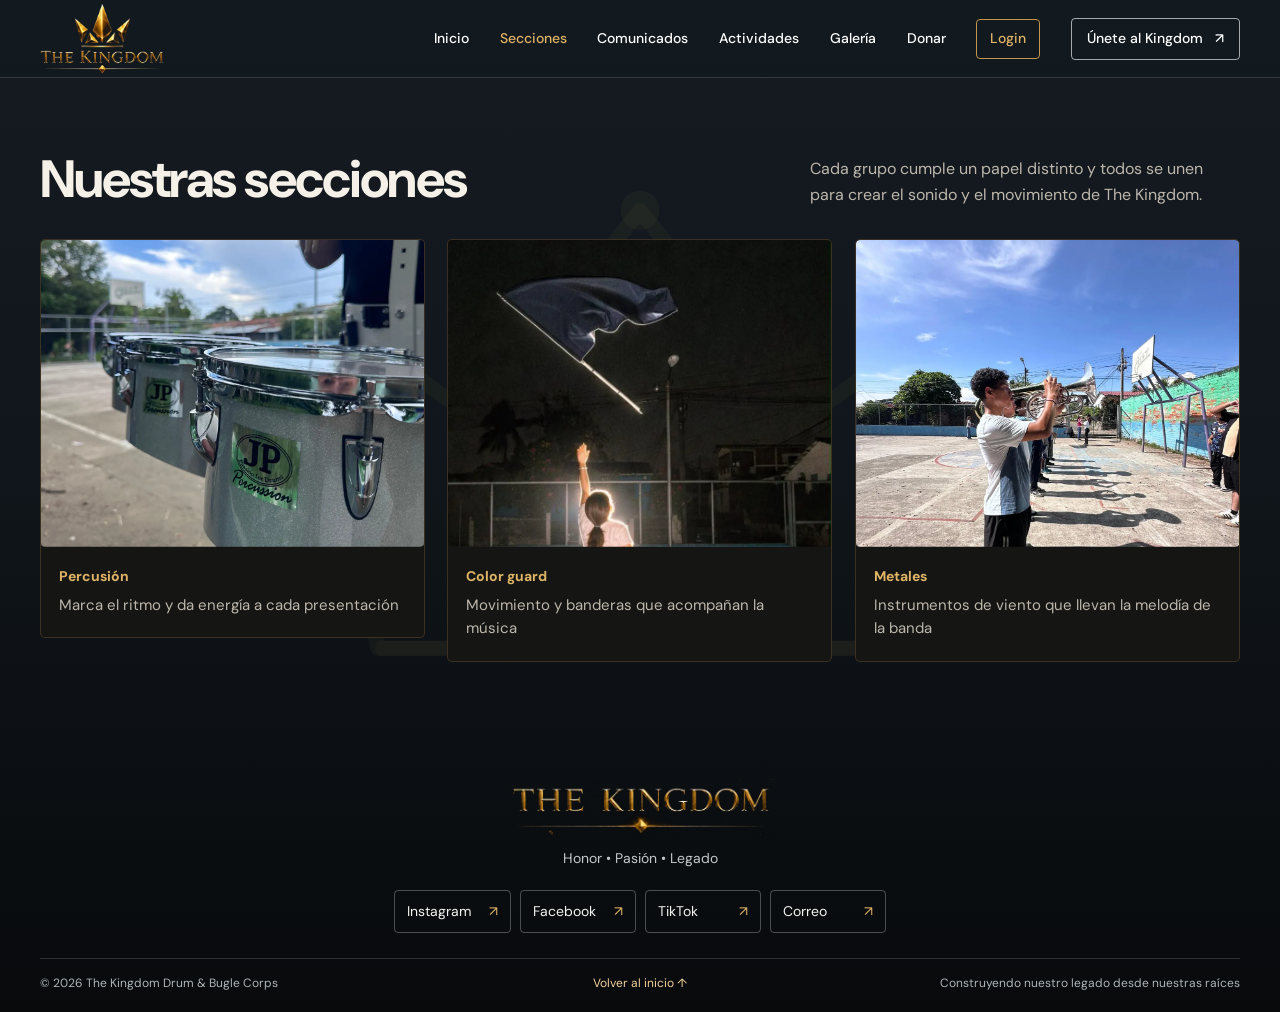
<file: secciones.html>
<!doctype html>
<html lang="es">
  <head>
    <meta charset="UTF-8" />
    <meta name="viewport" content="width=device-width, initial-scale=1.0" />
    <meta name="theme-color" content="#111519" />
    <meta name="description" content="Conoce las secciones de percusión, color guard y metales de The Kingdom." />
    <title>Nuestras secciones | THE KINGDOM I OFICIAL</title>
    <link rel="canonical" href="https://crech23.github.io/the-kingdom-web/secciones.html" />
    <meta property="og:type" content="website" />
    <meta property="og:locale" content="es_SV" />
    <meta property="og:site_name" content="THE KINGDOM I OFICIAL" />
    <meta property="og:title" content="Nuestras secciones | THE KINGDOM I OFICIAL" />
    <meta property="og:description" content="Conoce las secciones de percusión, color guard y metales de The Kingdom." />
    <meta property="og:url" content="https://crech23.github.io/the-kingdom-web/secciones.html" />
    <meta property="og:image" content="https://crech23.github.io/the-kingdom-web/public/images/social-preview.png" />
    <meta property="og:image:alt" content="Logotipo dorado de The Kingdom con su corona" />
    <link rel="preconnect" href="https://fonts.googleapis.com" />
    <link rel="preconnect" href="https://fonts.gstatic.com" crossorigin />
    <link href="https://fonts.googleapis.com/css2?family=DM+Sans:wght@400;500;600;700&display=swap" rel="stylesheet" />
    <link rel="icon" type="image/png" href="public/images/crown-menu-icon.png" />
    <link rel="stylesheet" href="styles.css?v=session-label-20261028" />
    <script src="script.js?v=announcement-post-20261028" defer></script>
    <script src="public/js/admin-session.js?v=admin-session-label-20261028" defer></script>
  </head>
  <body>
    <a class="skip-link" href="#contenido">Saltar al contenido</a>
    <header class="site-header">
      <a class="brand" href="index.html#inicio" aria-label="The Kingdom, inicio">
        <img src="public/images/kingdom-crest.png" alt="Logotipo de The Kingdom con corona dorada" />
      </a>
      <button class="menu-toggle" aria-label="Abrir menú" aria-expanded="false" aria-controls="main-nav">
        <img class="menu-icon" src="public/images/crown-menu-icon.png" alt="" aria-hidden="true" />
      </button>
      <nav class="main-nav" id="main-nav" aria-label="Navegación principal">
        <a href="index.html#inicio">Inicio</a>
        <a href="secciones.html" aria-current="page">Secciones</a>
        <a href="comunicados.html">Comunicados</a>
        <a href="actividades.html">Actividades</a>
        <a href="galeria.html">Galería</a>
        <a href="donar.html">Donar</a>
        <a class="nav-login" href="admin.html">Login</a>
        <span class="nav-session-status" role="status" hidden>Sesión iniciada</span>
        <a class="nav-cta" href="unete.html#requisitos">Únete al Kingdom <span aria-hidden="true">↗</span></a>
      </nav>
    </header>
    <main id="contenido" class="page-interior">
      <section class="feature-section section-pad" id="secciones">
        <div class="section-heading">
          <div><h2>Nuestras secciones</h2></div>
          <p>Cada grupo cumple un papel distinto y todos se unen para crear el sonido y el movimiento de The Kingdom.</p>
        </div>
        <div class="feature-grid">
          <article class="feature-card feature-card-tall">
            <img src="public/media/percusion-toms.webp" alt="Set de tenores plateados con el logotipo JP Percussion y un percusionista con baquetas" width="1200" height="1600" loading="lazy" />
            <div class="card-content"><span class="card-label">Percusión</span><p>Marca el ritmo y da energía a cada presentación</p></div>
          </article>
          <article class="feature-card feature-card-short">
            <img src="public/media/guard-noche-vuelo.webp" alt="Integrante del color guard lanzando una bandera al aire en un ensayo nocturno" width="828" height="1425" loading="lazy" />
            <div class="card-content"><span class="card-label">Color guard</span><p>Movimiento y banderas que acompañan la música</p></div>
          </article>
          <article class="feature-card feature-card-metal">
            <img src="public/media/metales-formacion.webp" alt="Fila de metales de The Kingdom ensayando en formación bajo el sol" width="1200" height="1600" loading="lazy" />
            <div class="card-content"><span class="card-label">Metales</span><p>Instrumentos de viento que llevan la melodía de la banda</p></div>
          </article>
        </div>
      </section>
    </main>
    <footer class="site-footer">
      <a class="footer-brand" href="index.html#inicio"><img src="public/images/kingdom-wordmark.png" alt="The Kingdom" /></a>
      <p class="footer-motto">Honor • Pasión • Legado</p>
      <div class="social-links" aria-label="Redes sociales">
        <a class="social-button" href="https://www.instagram.com/thekingdom_es/" target="_blank" rel="noopener noreferrer" aria-label="Instagram de The Kingdom"><span>Instagram</span><span aria-hidden="true">↗</span></a>
        <a class="social-button" href="https://www.facebook.com/profile.php?id=61590365836751" target="_blank" rel="noopener noreferrer" aria-label="Facebook de The Kingdom"><span>Facebook</span><span aria-hidden="true">↗</span></a>
        <a class="social-button" href="https://www.tiktok.com/@the.kingdomc" target="_blank" rel="noopener noreferrer" aria-label="TikTok de The Kingdom"><span>TikTok</span><span aria-hidden="true">↗</span></a>
        <a class="social-button" href="https://mail.google.com/mail/?view=cm&amp;fs=1&amp;to=thekingdomdbc@gmail.com" aria-label="Enviar correo a The Kingdom"><span>Correo</span><span aria-hidden="true">↗</span></a>
      </div>
      <div class="footer-bottom"><span>© <span id="year">2026</span> The Kingdom Drum &amp; Bugle Corps</span><a href="index.html#inicio">Volver al inicio ↑</a><span>Construyendo nuestro legado desde nuestras raíces</span></div>
    </footer>
  </body>
</html>
</file>
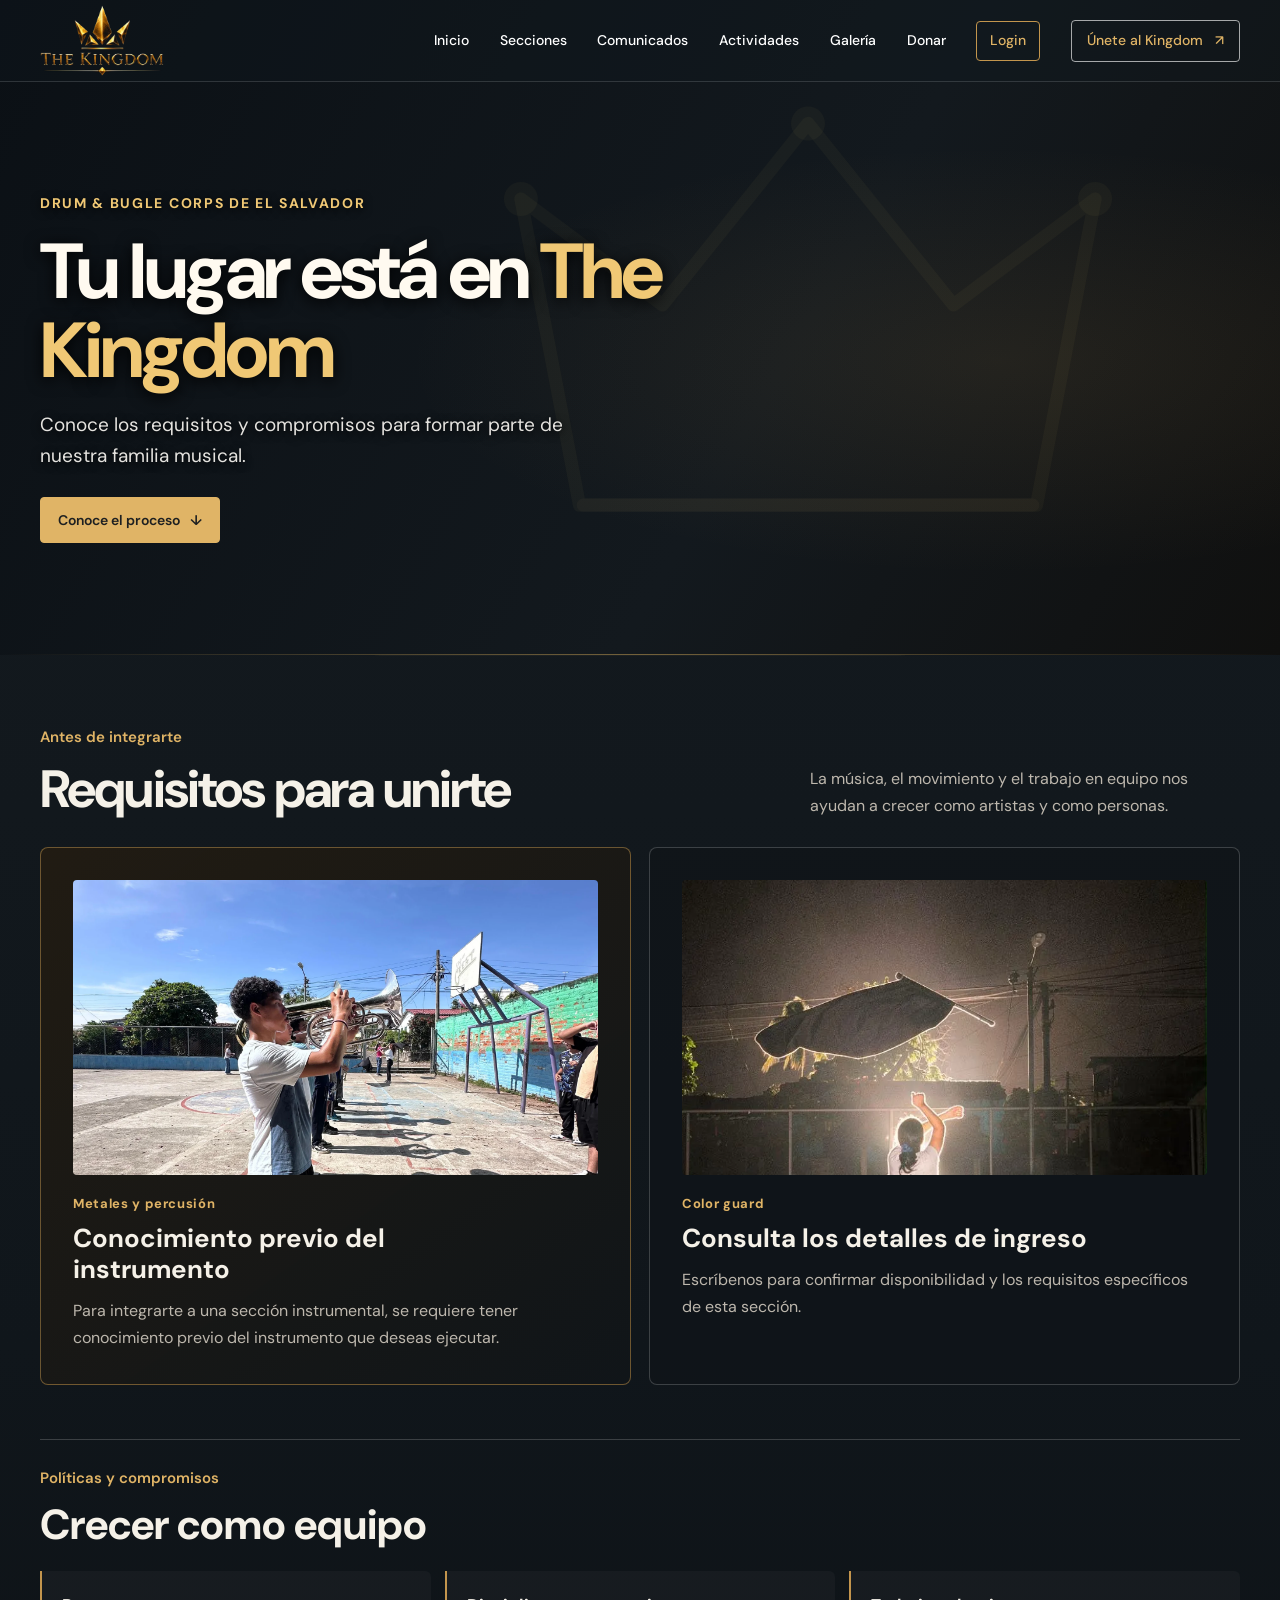
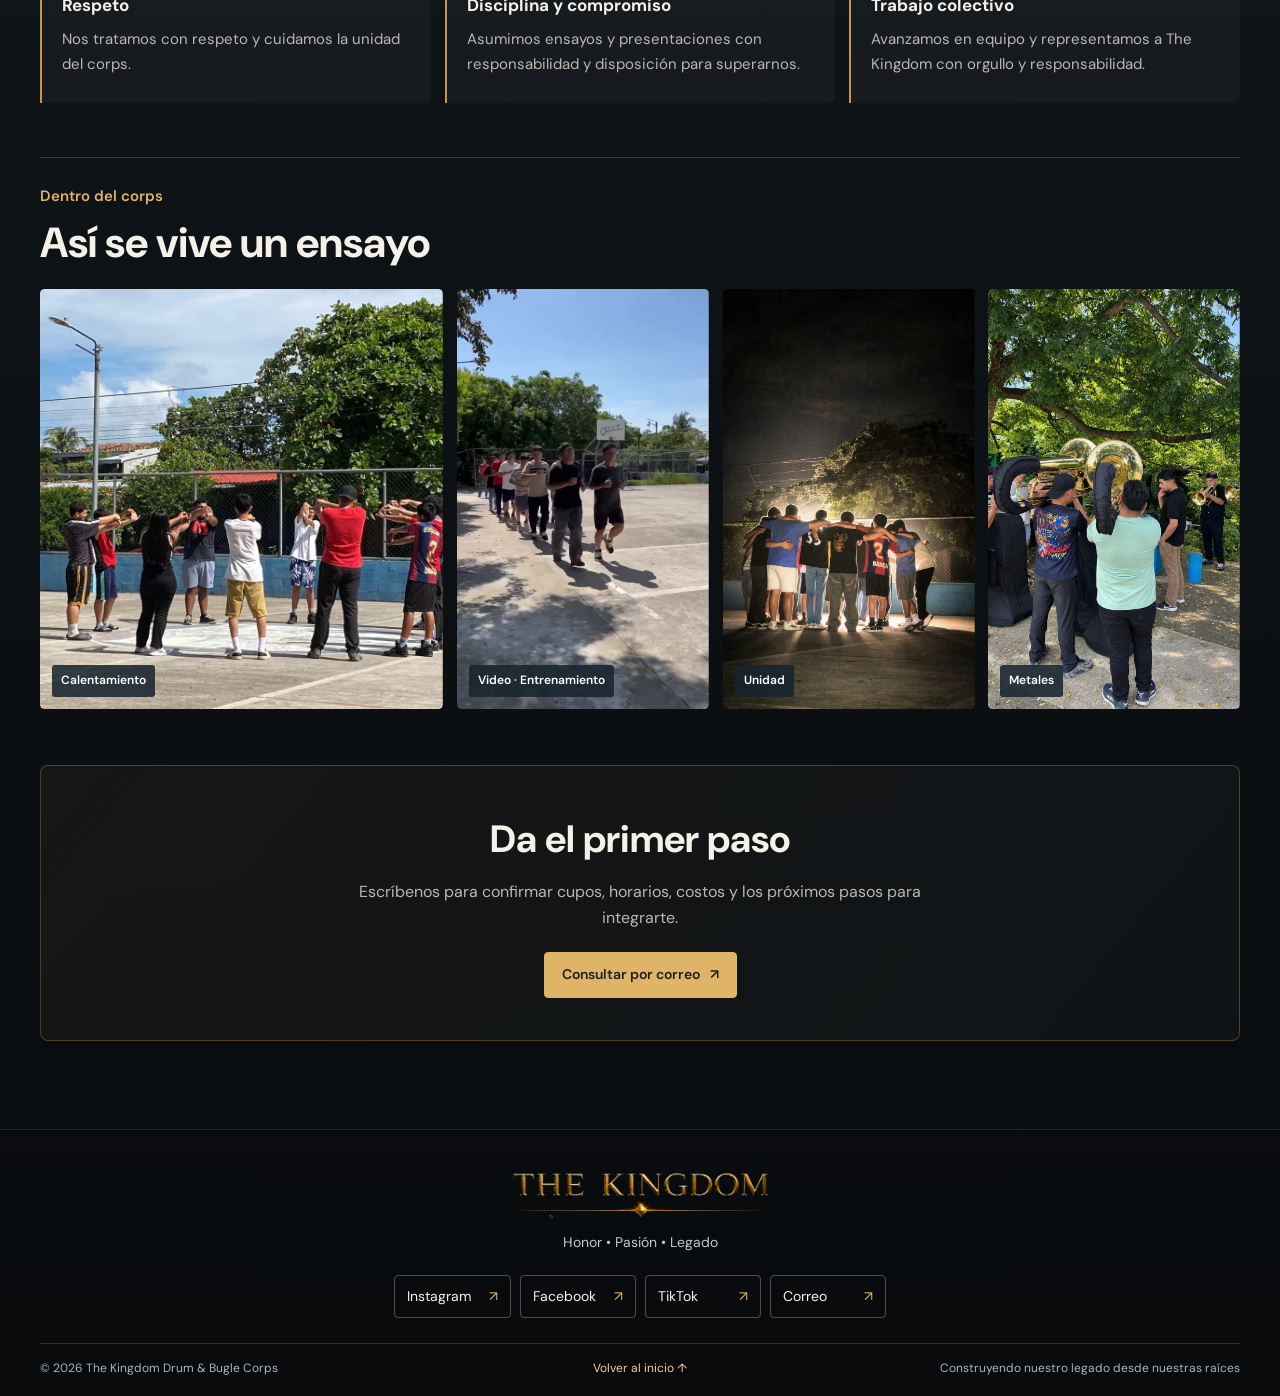
<file: unete.html>
<!doctype html>
<html lang="es">
  <head>
    <meta charset="UTF-8" />
    <meta name="viewport" content="width=device-width, initial-scale=1.0" />
    <meta name="theme-color" content="#111519" />
    <meta name="description" content="Conoce los requisitos y compromisos para unirte a The Kingdom Drum & Bugle Corps de El Salvador." />
    <title>Únete a The Kingdom | THE KINGDOM I OFICIAL</title>
    <link rel="canonical" href="https://crech23.github.io/the-kingdom-web/unete.html" />
    <meta property="og:type" content="website" />
    <meta property="og:locale" content="es_SV" />
    <meta property="og:site_name" content="THE KINGDOM I OFICIAL" />
    <meta property="og:title" content="Únete a The Kingdom" />
    <meta property="og:description" content="Requisitos y compromisos para formar parte del corps." />
    <meta property="og:url" content="https://crech23.github.io/the-kingdom-web/unete.html" />
    <meta property="og:image" content="https://crech23.github.io/the-kingdom-web/public/images/social-preview.png" />
    <meta property="og:image:alt" content="Logotipo dorado de The Kingdom con su corona" />
    <link rel="icon" type="image/png" href="public/images/crown-menu-icon.png" />
    <link rel="preconnect" href="https://fonts.googleapis.com" />
    <link rel="preconnect" href="https://fonts.gstatic.com" crossorigin />
    <link href="https://fonts.googleapis.com/css2?family=DM+Sans:wght@400;500;600;700&display=swap" rel="stylesheet" />
    <link rel="stylesheet" href="styles.css?v=session-label-20261028" />
    <link rel="stylesheet" href="unete.css?v=join-aligned-20261027" />
    <script src="script.js?v=announcement-post-20261028" defer></script>
    <script src="public/js/admin-session.js?v=admin-session-label-20261028" defer></script>
  </head>
  <body>
    <a class="skip-link" href="#contenido">Saltar al contenido</a>
    <header class="site-header">
      <a class="brand" href="index.html#inicio" aria-label="The Kingdom, inicio">
        <img src="public/images/kingdom-crest.png" alt="Logotipo de The Kingdom con corona dorada" />
      </a>
      <button class="menu-toggle" aria-label="Abrir menú" aria-expanded="false" aria-controls="main-nav">
        <img class="menu-icon" src="public/images/crown-menu-icon.png" alt="" aria-hidden="true" />
      </button>
      <nav class="main-nav" id="main-nav" aria-label="Navegación principal">
        <a href="index.html#inicio">Inicio</a>
        <a href="secciones.html">Secciones</a>
        <a href="comunicados.html">Comunicados</a>
        <a href="actividades.html">Actividades</a>
        <a href="galeria.html">Galería</a>
        <a href="donar.html">Donar</a>
        <a class="nav-login" href="admin.html">Login</a>
        <span class="nav-session-status" role="status" hidden>Sesión iniciada</span>
        <a class="nav-cta" href="#requisitos" aria-current="page">Únete al Kingdom <span aria-hidden="true">↗</span></a>
      </nav>
    </header>

    <main id="contenido" class="join-page">
      <section class="join-hero" id="inicio" aria-labelledby="join-title">
        <div class="join-hero-content">
          <p class="eyebrow">Drum &amp; Bugle Corps de El Salvador</p>
          <h1 id="join-title">Tu lugar está en <span>The Kingdom</span></h1>
          <p>Conoce los requisitos y compromisos para formar parte de nuestra familia musical.</p>
          <a class="button button-gold" href="#requisitos">Conoce el proceso <span aria-hidden="true">↓</span></a>
        </div>
      </section>

      <section class="join-content section-pad" id="requisitos">
        <div class="section-heading join-heading">
          <div>
            <p class="intro-kicker">Antes de integrarte</p>
            <h2>Requisitos para unirte</h2>
          </div>
          <p>La música, el movimiento y el trabajo en equipo nos ayudan a crecer como artistas y como personas.</p>
        </div>
        <div class="join-grid">
          <article class="join-card join-card-primary">
            <img class="join-card-photo" src="public/media/ensayo-metales-instrumento.webp" alt="Integrante de The Kingdom toca un instrumento de metal durante un ensayo al aire libre" width="1800" height="2400" loading="lazy" />
            <p class="join-label">Metales y percusión</p>
            <h3>Conocimiento previo del instrumento</h3>
            <p>Para integrarte a una sección instrumental, se requiere tener conocimiento previo del instrumento que deseas ejecutar.</p>
          </article>
          <article class="join-card">
            <img class="join-card-photo join-card-photo-guard" src="public/media/guard-noche-lanzamiento.webp" alt="Integrante del color guard lanzando una bandera durante un ensayo nocturno" width="828" height="1423" loading="lazy" />
            <p class="join-label">Color guard</p>
            <h3>Consulta los detalles de ingreso</h3>
            <p>Escríbenos para confirmar disponibilidad y los requisitos específicos de esta sección.</p>
          </article>
        </div>

        <section class="join-policies" aria-labelledby="join-policies-title">
          <p class="intro-kicker">Políticas y compromisos</p>
          <h2 id="join-policies-title">Crecer como equipo</h2>
          <div class="policy-grid">
            <article>
              <h3>Respeto</h3>
              <p>Nos tratamos con respeto y cuidamos la unidad del corps.</p>
            </article>
            <article>
              <h3>Disciplina y compromiso</h3>
              <p>Asumimos ensayos y presentaciones con responsabilidad y disposición para superarnos.</p>
            </article>
            <article>
              <h3>Trabajo colectivo</h3>
              <p>Avanzamos en equipo y representamos a The Kingdom con orgullo y responsabilidad.</p>
            </article>
          </div>
        </section>

        <section class="join-life" aria-labelledby="join-life-title">
          <p class="intro-kicker">Dentro del corps</p>
          <h2 id="join-life-title">Así se vive un ensayo</h2>
          <div class="join-life-grid">
            <figure class="join-life-item join-life-wide">
              <a class="media-link" href="public/media/ensayo-circulo.webp" data-lightbox data-caption="Círculo de calentamiento al inicio del ensayo">
                <img src="public/media/ensayo-circulo.webp" alt="Integrantes de The Kingdom en círculo durante el calentamiento" width="1600" height="902" loading="lazy" />
                <span class="media-platform">Calentamiento</span>
              </a>
            </figure>
            <figure class="join-life-item">
              <div class="media-link">
                <video data-loop-video autoplay muted loop playsinline preload="auto" poster="public/media/tk-corriendo-poster.webp" aria-hidden="true">
                  <source src="public/media/tk-corriendo.mp4" type="video/mp4" />
                </video>
                <span class="media-platform">Video · Entrenamiento</span>
              </div>
            </figure>
            <figure class="join-life-item">
              <a class="media-link" href="public/media/union-noche.webp" data-lightbox data-caption="El grupo unido en un abrazo al cierre del ensayo">
                <img src="public/media/union-noche.webp" alt="Integrantes de The Kingdom abrazados en grupo al caer la noche" width="828" height="1427" loading="lazy" />
                <span class="media-platform">Unidad</span>
              </a>
            </figure>
            <figure class="join-life-item">
              <a class="media-link" href="public/media/metales-ensayo-arbol.webp" data-lightbox data-caption="La sección de metales practica bajo los árboles">
                <img src="public/media/metales-ensayo-arbol.webp" alt="Integrantes de The Kingdom ensayan con tubas y trompetas bajo los árboles" width="1086" height="1448" loading="lazy" />
                <span class="media-platform">Metales</span>
              </a>
            </figure>
          </div>
        </section>

        <section class="join-next" aria-labelledby="join-next-title">
          <h2 id="join-next-title">Da el primer paso</h2>
          <p>Escríbenos para confirmar cupos, horarios, costos y los próximos pasos para integrarte.</p>
          <a class="button button-gold" href="https://mail.google.com/mail/?view=cm&amp;fs=1&amp;to=thekingdomdbc@gmail.com&amp;su=Quiero%20unirme%20a%20The%20Kingdom">Consultar por correo <span aria-hidden="true">↗</span></a>
        </section>
      </section>
    </main>

    <footer class="site-footer">
      <a class="footer-brand" href="index.html#inicio"><img src="public/images/kingdom-wordmark.png" alt="The Kingdom" /></a>
      <p class="footer-motto">Honor • Pasión • Legado</p>
      <div class="social-links" aria-label="Redes sociales">
        <a class="social-button" href="https://www.instagram.com/thekingdom_es/" target="_blank" rel="noopener noreferrer" aria-label="Instagram de The Kingdom"><span>Instagram</span><span aria-hidden="true">↗</span></a>
        <a class="social-button" href="https://www.facebook.com/profile.php?id=61590365836751" target="_blank" rel="noopener noreferrer" aria-label="Facebook de The Kingdom"><span>Facebook</span><span aria-hidden="true">↗</span></a>
        <a class="social-button" href="https://www.tiktok.com/@the.kingdomc" target="_blank" rel="noopener noreferrer" aria-label="TikTok de The Kingdom"><span>TikTok</span><span aria-hidden="true">↗</span></a>
        <a class="social-button" href="https://mail.google.com/mail/?view=cm&amp;fs=1&amp;to=thekingdomdbc@gmail.com" aria-label="Enviar correo a The Kingdom"><span>Correo</span><span aria-hidden="true">↗</span></a>
      </div>
      <div class="footer-bottom"><span>© <span id="year">2026</span> The Kingdom Drum &amp; Bugle Corps</span><a href="index.html#inicio">Volver al inicio ↑</a><span>Construyendo nuestro legado desde nuestras raíces</span></div>
    </footer>
  </body>
</html>
</file>
<file: styles.css>
:root {
  color-scheme: dark;
  --ink: #f5f1e8;
  --navy: #17232e;
  --paper: #10100f;
  --white: #1a1916;
  --gold: #c3954d;
  --gold-dark: #e0b466;
  --muted: #bdb7ad;
  --line: #ffffff2e;
  --body: 'DM Sans', Arial, sans-serif;
  --content: 1200px;
}

* { box-sizing: border-box; }
html { scroll-behavior: smooth; scroll-padding-top: 84px; }
body {
  margin: 0;
  overflow-x: hidden;
  background-color: #0d0d0c;
  background-image: url('public/images/crown-watermark.svg'), linear-gradient(to top, #080a0c 0%, #10161b 55%, #151b20 100%);
  background-repeat: no-repeat, no-repeat;
  background-position: center 48%, center;
  background-size: min(76vw, 780px) auto, 100% 100%;
  background-attachment: fixed, scroll;
  color: var(--ink);
  font: 400 16px/1.65 var(--body);
  -webkit-font-smoothing: antialiased;
}
a { color: inherit; text-decoration: none; }
img, video { display: block; max-width: 100%; }
button, a { -webkit-tap-highlight-color: transparent; }
a:focus-visible, button:focus-visible { outline: 3px solid var(--gold); outline-offset: 4px; }
.skip-link {
  position: absolute; z-index: 100; top: -60px; left: 16px;
  padding: 10px 14px; background: #e0b466; color: #171614;
}
.skip-link:focus { top: 12px; }
.visually-hidden {
  position: absolute; width: 1px; height: 1px; padding: 0; margin: -1px;
  overflow: hidden; clip: rect(0, 0, 0, 0); white-space: nowrap; border: 0;
}
.section-pad { padding-inline: max(24px, calc((100vw - var(--content)) / 2)); }

.site-header {
  position: fixed; z-index: 20; inset: 0 0 auto;
  min-height: 78px; display: flex; align-items: center; justify-content: space-between;
  gap: 28px; padding-inline: max(24px, calc((100vw - var(--content)) / 2));
  color: #fff; border-bottom: 1px solid #ffffff24; background: #10182055;
}
.brand, .footer-brand { display: block; flex: 0 0 auto; }
.brand { width: 124px; }
.footer-brand { width: 270px; max-width: 100%; }
.brand img, .footer-brand img { width: 100%; height: auto; }
@keyframes nav-slide-in {
  from { opacity: 0; filter: blur(2px); transform: translate3d(52px, 0, 0) scale(.99); }
  to { opacity: 1; filter: blur(0); transform: translate3d(0, 0, 0) scale(1); }
}
.main-nav {
  display: flex; align-items: center; gap: clamp(18px, 2.4vw, 32px);
}
.main-nav > a {
  font: 500 14px/1.4 var(--body); color: #fff;
  transition: color .18s ease;
  animation: nav-slide-in .78s cubic-bezier(.22, 1, .36, 1) both;
}
.main-nav > a:nth-child(1) { animation-delay: .42s; }
.main-nav > a:nth-child(2) { animation-delay: .35s; }
.main-nav > a:nth-child(3) { animation-delay: .28s; }
.main-nav > a:nth-child(4) { animation-delay: .21s; }
.main-nav > a:nth-child(5) { animation-delay: .14s; }
.main-nav > a:nth-child(6) { animation-delay: .07s; }
.main-nav > a:nth-child(7) { animation-delay: 0s; }
.main-nav > a:hover { color: #f1d19a; }
.main-nav > a[aria-current="page"] { color: var(--gold-dark); }
.main-nav .nav-login {
  padding: 9px 13px; border: 1px solid #c3954d; border-radius: 4px;
  color: var(--gold-dark); transition: background .18s ease, color .18s ease;
}
.main-nav .nav-login:hover { color: #171614; background: var(--gold-dark); }
.main-nav .nav-login.is-signed-in { background: #c3954d26; }
.main-nav > .nav-session-status {
  display: inline-flex; align-items: center; padding: 9px 13px;
  border: 1px solid #c3954d; border-radius: 4px;
  color: var(--gold-dark); font: 500 14px/1.4 var(--body); white-space: nowrap;
}
.main-nav > .nav-session-status[hidden] { display: none !important; }
.announcement-admin-entry { margin-top: 14px; }
.announcement-admin-entry[hidden], .announcement-admin-tools[hidden] { display: none !important; }
.main-nav .nav-cta {
  padding: 10px 15px; border: 1px solid #ffffffa0; border-radius: 4px;
  color: #fff; transition: background .18s ease, color .18s ease;
}
.main-nav .nav-cta:hover { color: #171614; background: #fff; }
.nav-cta span { margin-left: 8px; }
.menu-toggle { display: none; }

.hero {
  position: relative; display: flex; align-items: flex-end; overflow: hidden;
  height: min(78svh, 760px); min-height: 620px; background: #24313a;
  color: #fff; isolation: isolate;
}
.hero-image, .hero-video, .hero-shade { position: absolute; inset: 0; }
.hero-image {
  z-index: -3; background: url('public/media/tk-intro-poster.jpg') center 46% / cover no-repeat;
}
.hero-video { z-index: -2; width: 100%; height: 100%; object-fit: cover; object-position: center 46%; }
.hero-shade {
  z-index: -1;
  background: linear-gradient(to top, #090909dc 0%, #11192072 62%, #11192028 100%),
              linear-gradient(90deg, #1119209e 0%, transparent 82%);
}
.hero-content {
  width: min(var(--content), calc(100% - 48px)); margin: 0 auto 0;
  padding-bottom: clamp(76px, 11vh, 108px); position: relative;
}
.eyebrow, .intro-kicker, .season-kicker {
  margin: 0 0 12px; font-size: 15px; line-height: 1.4; font-weight: 600;
}
.hero h1 {
  max-width: 660px; margin: 0 0 15px; font-size: clamp(46px, 5.2vw, 74px);
  font-weight: 700; line-height: 1.04; letter-spacing: -.04em;
  color: #fffaf0;
  text-shadow: 0 2px 4px #101820, 0 5px 18px #101820d9, 0 0 24px #c3954d35;
}
.hero h1 span { color: #f0c875; }
.hero-copy { max-width: 460px; margin: 0 0 24px; font-size: 18px; line-height: 1.5; color: #f3f1eb; }
.hero-actions { display: flex; align-items: center; flex-wrap: wrap; gap: 12px; }
.button {
  min-height: 46px; display: inline-flex; align-items: center; justify-content: center;
  gap: 10px; padding: 11px 17px; border: 1px solid transparent; border-radius: 4px;
  font: 600 14px/1.2 var(--body); transition: background .18s ease, color .18s ease, border-color .18s ease;
}
.button-gold { color: #1e2021; background: #e0b466; border-color: #e0b466; }
.button-gold:hover { background: #f0ca82; border-color: #f0ca82; }
.button-outline { color: #fff; border-color: #ffffffb0; background: #10182032; }
.button-outline:hover { color: #171614; background: #fff; border-color: #fff; }
.button svg { width: 17px; height: 17px; fill: none; stroke: currentColor; stroke-width: 1.8; stroke-linecap: round; stroke-linejoin: round; }
.button .icon-fill { fill: currentColor; stroke: none; }
.hero-caption {
  position: absolute; right: max(24px, calc((100vw - var(--content)) / 2)); bottom: 25px;
  display: flex; gap: 16px; color: #fff; font-size: 12px;
}
.hero-caption span + span { padding-left: 16px; border-left: 1px solid #ffffff80; }
.scroll-cue { display: none; }

.intro { padding-block: 72px 58px; background: transparent; color: var(--ink); }
.intro-kicker { color: var(--gold-dark); }
.intro-grid.mission-vision-grid {
  grid-template-columns: repeat(2, minmax(0, 1fr)); gap: 0; align-items: start;
  margin-top: 0;
}
.mission-vision-grid .intro-text { max-width: 560px; }
.mission-vision-grid .intro-text:first-child { padding-right: clamp(22px, 4vw, 54px); }
.mission-vision-grid .intro-text + .intro-text {
  padding-left: clamp(22px, 4vw, 54px); border-left: 1px solid var(--line);
}
.intro-text .mission-label {
  margin: 0 0 10px; color: var(--gold-dark); font-size: 17px;
  font-weight: 700; letter-spacing: .04em;
}
.intro .mission-vision-grid h2 {
  margin: 0 0 16px; font-size: clamp(32px, 3.4vw, 46px);
  font-weight: 700; line-height: 1.12; letter-spacing: -.035em;
}
.intro .mission-vision-grid h2 span { color: var(--gold-dark); }
.intro-philosophy {
  max-width: var(--content); margin: 32px auto 0; padding-top: 18px;
  border-top: 1px solid var(--line); color: var(--ink); font-size: 16px; font-weight: 600;
}
.intro-philosophy span {
  margin-right: 12px; color: var(--gold-dark); font-size: 13px;
  font-weight: 700; letter-spacing: .04em;
}
.intro-grid {
  max-width: var(--content); margin: 16px auto 0; display: grid;
  grid-template-columns: 1.1fr .9fr; align-items: center; gap: clamp(36px, 7vw, 92px);
}
.intro h2, .section-heading h2, .season h2, .contact h2 {
  margin: 0; font-size: clamp(34px, 4.1vw, 54px); font-weight: 700;
  line-height: 1.12; letter-spacing: -.035em;
}
.intro h2 span { color: var(--gold-dark); }
.intro-text { max-width: 510px; }
.intro-text p { margin: 0 0 12px; color: var(--muted); font-size: 16px; line-height: 1.7; }
.intro-text p.lead { color: var(--ink); font-size: 19px; font-weight: 600; line-height: 1.5; }
.underlined-link {
  display: inline-flex; gap: 12px; margin-top: 7px; padding-bottom: 4px;
  color: var(--gold-dark); border-bottom: 1px solid #c3954d70; font-size: 14px; font-weight: 600;
}
.values-strip {
  max-width: var(--content); margin: 42px auto 0; padding-top: 20px;
  display: flex; flex-wrap: wrap; gap: 14px 54px; border-top: 1px solid var(--line);
}
.values-strip div { display: flex; align-items: center; }
.values-strip strong { font-size: 15px; font-weight: 600; }

.meaning-section { max-width: var(--content); margin: 42px auto 0; }
.meaning-heading { margin-bottom: 18px; }
.meaning-heading .intro-kicker { margin-bottom: 5px; }
.meaning-heading h2 { margin: 0; font-size: clamp(28px, 3.2vw, 40px); line-height: 1.15; letter-spacing: -.03em; }
.meaning-grid { display: grid; grid-template-columns: repeat(2, minmax(0, 1fr)); gap: 18px; }
.meaning-card {
  min-width: 0; padding: 20px 22px; border: 1px solid #c3954d38;
  border-radius: 5px; background: #11182088;
}
.meaning-card h3 { margin: 0 0 10px; display: flex; align-items: center; gap: 10px; font-size: 18px; }
.meaning-card h3 img { width: 26px; height: 24px; object-fit: contain; }
.meaning-card p { margin: 0; color: var(--muted); font-size: 15px; line-height: 1.7; }

.feature-section { padding-block: 72px 84px; background: transparent; color: var(--ink); }
main.page-interior { padding-top: 78px; }
.section-heading {
  max-width: var(--content); margin: 0 auto 30px; display: flex;
  align-items: end; justify-content: space-between; gap: 40px;
}
.section-heading h2 { color: var(--ink); }
.section-heading h1 {
  margin: 0; color: var(--ink); font-size: clamp(36px, 4.6vw, 58px);
  line-height: 1.08; letter-spacing: -.04em;
}
.section-heading > p { max-width: 430px; margin: 0; color: var(--muted); font-size: 16px; line-height: 1.65; }
.feature-grid {
  max-width: var(--content); margin: 0 auto; display: grid;
  grid-template-columns: repeat(3, minmax(0, 1fr)); gap: 22px; align-items: start;
}
.feature-card {
  min-width: 0; overflow: hidden;
  background: #151513;
  border: 1px solid #c3954d38; border-radius: 5px;
}
.feature-card img { width: 100%; height: auto; aspect-ratio: 1.25; object-fit: cover; }
.feature-card-short img { aspect-ratio: 1.25; }
.feature-card-tall img { object-position: center 66%; }
.feature-card-short img { object-position: center 36%; }
.feature-card-metal img { object-position: center 30%; }
.card-content { padding: 16px 18px 20px; }
.card-label { color: var(--gold-dark); font-size: 14px; font-weight: 700; }
.card-content p { margin: 5px 0 0; color: var(--muted); font-size: 15px; line-height: 1.55; }
.announcement-feed {
  max-width: var(--content); margin: 0 auto; display: grid;
  grid-template-columns: repeat(3, minmax(0, 1fr)); grid-auto-rows: 1fr;
  gap: 22px; align-items: stretch;
}
.announcement-card {
  min-width: 0; height: 100%; overflow: hidden; border: 1px solid #c3954d38; border-radius: 5px;
  background: #151513; transition: border-color .25s ease, transform .35s cubic-bezier(.22, 1, .36, 1);
}
.announcement-card:hover { border-color: #c3954d9c; transform: translateY(-3px); }
.announcement-card-open {
  display: flex; width: 100%; height: 100%; flex-direction: column;
  padding: 0; border: 0; background: transparent;
  color: var(--ink); text-align: left; font: inherit; cursor: pointer;
}
.announcement-card-open:focus-visible { outline-offset: -4px; }
.announcement-card-visual { width: 100%; flex: 0 0 auto; aspect-ratio: 4 / 3; overflow: hidden; background: #0d1114; }
.announcement-card-visual img {
  width: 100%; height: 100%; object-fit: cover;
  transition: transform .55s cubic-bezier(.22, 1, .36, 1);
}
.announcement-card-open:hover .announcement-card-visual img { transform: scale(1.035); }
.announcement-card-placeholder {
  display: grid; width: 100%; height: 100%; place-items: center;
  color: var(--gold-dark); font-size: 20px; font-weight: 700; letter-spacing: .12em;
}
.announcement-card-body { display: flex; flex: 1; flex-direction: column; align-items: flex-start; padding: 14px 16px 16px; }
.announcement-card-date { display: block; color: var(--gold-dark); font-size: 11px; line-height: 1.4; }
.announcement-card-title {
  display: -webkit-box; min-height: 2.6em; overflow: hidden; margin: 6px 0 0;
  font-size: 18px; line-height: 1.3; -webkit-box-orient: vertical; -webkit-line-clamp: 2;
}
.announcement-card-excerpt {
  display: -webkit-box; min-height: 4.5em; overflow: hidden; margin: 7px 0 0; color: var(--muted);
  font-size: 13px; line-height: 1.5; -webkit-box-orient: vertical; -webkit-line-clamp: 3;
}
.announcement-card-more { display: inline-block; margin-top: auto; padding-top: 13px; color: var(--gold-dark); font-size: 12px; font-weight: 700; }
.announcement-dialog {
  width: 100%; max-width: none; height: 100%; max-height: none; padding: 16px;
  border: 0; background: transparent; color: var(--ink);
}
.announcement-dialog[open] { display: grid; place-items: center; }
.announcement-dialog::backdrop { background: #07090bf0; backdrop-filter: blur(5px); }
.announcement-dialog-panel {
  position: relative; width: min(760px, 100%); max-height: min(900px, calc(100dvh - 32px));
  overflow: auto; border: 1px solid #c3954d66; border-radius: 8px;
  background: linear-gradient(145deg, #181b1d, #111519); box-shadow: 0 24px 80px #000a;
}
.announcement-dialog-close {
  position: absolute; z-index: 2; top: 10px; right: 10px; width: 42px; height: 42px;
  border: 1px solid #ffffff55; border-radius: 4px; background: #101519d9;
  color: var(--ink); font: 400 28px/1 var(--body); cursor: pointer;
}
.announcement-dialog-close:hover { border-color: var(--gold-dark); color: var(--gold-dark); }
.announcement-detail { border: 0; border-radius: 0; box-shadow: none; }
.announcement-detail .social-post-header { padding-right: 66px; }
.announcement-detail-content > h2 { margin: 0; padding: 4px 18px 12px; font-size: clamp(22px, 4vw, 30px); line-height: 1.25; }
.announcement-detail-content .social-post-caption { padding-bottom: 16px; }
.announcement-detail-media { padding: 10px 18px; }
.announcement-detail-image { width: 100%; max-height: 58dvh; object-fit: contain; }
.announcement-detail-image-toggle {
  position: relative; display: grid; width: 100%; padding: 0; place-items: center;
  border: 0; background: transparent; cursor: zoom-in;
}
.announcement-image-zoom-label {
  position: absolute; right: 10px; bottom: 10px; padding: 7px 10px;
  border: 1px solid #ffffff4d; border-radius: 4px; background: #101519e8;
  color: var(--ink); font-size: 12px; font-weight: 600;
}
.announcement-dialog-panel.is-zoomed {
  display: grid; width: 100%; height: 100%; max-height: none; place-items: center;
  overflow: hidden; border: 0; border-radius: 0; background: #07090bf5;
}
.announcement-dialog-panel.is-zoomed .announcement-detail { width: 100%; height: 100%; }
.announcement-dialog-panel.is-zoomed .announcement-detail .social-post-header,
.announcement-dialog-panel.is-zoomed .announcement-detail-content > :not(.announcement-detail-media),
.announcement-dialog-panel.is-zoomed .announcement-detail .social-post-actions { display: none; }
.announcement-dialog-panel.is-zoomed .announcement-detail-content,
.announcement-dialog-panel.is-zoomed .announcement-detail-media,
.announcement-dialog-panel.is-zoomed .announcement-detail-image-toggle { width: 100%; height: 100%; }
.announcement-dialog-panel.is-zoomed .announcement-detail-media {
  display: grid; padding: 60px 20px 24px; place-items: center; border: 0; background: transparent;
}
.announcement-dialog-panel.is-zoomed .announcement-detail-image-toggle { cursor: zoom-out; }
.announcement-dialog-panel.is-zoomed .announcement-detail-image { width: 100%; height: 100%; max-height: calc(100dvh - 100px); object-fit: contain; }
.announcement-dialog-panel.is-zoomed .announcement-image-zoom-label { top: 12px; right: auto; bottom: auto; left: 12px; }
.announcement-detail-full-text { margin: 0; padding: 15px 18px 22px; color: var(--muted); line-height: 1.7; white-space: pre-line; }
.announcement-dialog-open { overflow: hidden; }
.social-post {
  overflow: hidden; border: 1px solid #ffffff24; border-radius: 8px;
  background: linear-gradient(145deg, #181b1d, #111519);
  box-shadow: 0 18px 48px #00000030;
}
.social-post-header { display: flex; align-items: center; gap: 12px; padding: 16px 18px; }
.social-post-avatar {
  width: 46px; height: 46px; flex: 0 0 46px; padding: 7px;
  border: 1px solid #c3954d80; border-radius: 50%; background: #0c1013; object-fit: contain;
}
.social-post-author { min-width: 0; }
.social-post-author h2 { margin: 0; color: var(--ink); font-size: 16px; line-height: 1.25; }
.social-post-author p { margin: 4px 0 0; color: var(--muted); font-size: 12px; line-height: 1.4; }
.official-badge {
  margin-left: auto; padding: 5px 9px; border: 1px solid #c3954d70; border-radius: 999px;
  color: var(--gold-dark); font-size: 11px; font-weight: 700; letter-spacing: .04em;
}
.social-post-caption { margin: 0; padding: 0 18px 17px; color: #e2e4e4; font-size: 15px; line-height: 1.65; }
.social-post-media { display: block; padding: 12px; border-block: 1px solid #ffffff18; background: #0b0d0f; }
.social-post-media img { display: block; width: min(100%, 607px); height: auto; margin-inline: auto; border-radius: 3px; }
.social-post-actions { display: flex; justify-content: space-around; flex-wrap: wrap; gap: 8px; padding: 13px 12px; }
.social-post-actions a {
  display: inline-flex; align-items: center; justify-content: center; gap: 8px;
  min-height: 38px; padding: 7px 12px; border-radius: 4px; color: #e6e8e9;
  font-size: 13px; transition: color .2s ease, background .2s ease;
}
.social-post-actions a:hover { color: var(--gold-dark); background: #ffffff0d; }
.social-post-actions a span { color: var(--gold-dark); font-size: 17px; }
.social-post-details { margin: 0; padding: 0 18px 16px; color: var(--muted); font-size: 14px; line-height: 1.65; }
.social-post-details summary { color: var(--gold-dark); cursor: pointer; font-weight: 600; }
.social-post-details p { margin: 12px 0 0; white-space: pre-line; }
.empty-announcements { margin: 0; padding: 30px; border: 1px solid var(--line); color: var(--muted); text-align: center; }
.admin-page { min-height: 70vh; }
.admin-notice { max-width: 760px; min-height: 22px; margin: 0 auto 16px; color: var(--gold-dark); text-align: center; }
.admin-notice.is-error, .admin-list-message.is-error { color: #ff9b91; }
.admin-card {
  border: 1px solid #c3954d62; border-radius: 6px;
  background: linear-gradient(145deg, #181b1d, #111519);
  box-shadow: 0 18px 48px #00000024;
}
.admin-login { max-width: 560px; margin: 0 auto; padding: clamp(22px, 4vw, 36px); display: grid; gap: 12px; }
.admin-login h2, .admin-manager-heading h2 { margin: 0; font-size: clamp(24px, 3vw, 32px); }
.admin-login p { margin: 0 0 8px; color: var(--muted); line-height: 1.6; }
.admin-page label, .admin-editor label { color: var(--ink); font-size: 14px; font-weight: 600; }
.admin-page label span, .admin-editor label span { color: var(--muted); font-size: 12px; font-weight: 400; }
.admin-page input:not([type='checkbox']):not([type='file']),
.admin-page textarea,
.admin-page input[type='file'],
.admin-editor input:not([type='checkbox']):not([type='file']):not([type='hidden']),
.admin-editor textarea {
  display: block; width: 100%; max-width: 100%; min-width: 0; min-height: 44px; padding: 11px 12px; border: 1px solid #ffffff36;
  border-radius: 4px; background: #0d1114; color: var(--ink); font: inherit;
}
.admin-page textarea, .admin-editor textarea { min-height: 110px; resize: vertical; }
.admin-page input[type='file'] { padding: 9px; color: var(--muted); }
.admin-page input:focus, .admin-page textarea:focus, .admin-editor input:focus, .admin-editor textarea:focus { outline: 2px solid #e0b466; outline-offset: 2px; }
.admin-login .button { justify-self: start; margin-top: 8px; }
.admin-text-button { justify-self: start; padding: 4px 0; border: 0; background: transparent; color: var(--gold-dark); font: inherit; cursor: pointer; }
.admin-text-button:hover { color: var(--ink); }
.admin-manager { width: 100%; max-width: 900px; min-width: 0; margin: 0 auto; }
.announcement-admin-tools { min-width: 0; margin-block: 20px 44px; scroll-margin-top: 96px; }
.admin-manager-heading { display: flex; align-items: center; justify-content: space-between; gap: 20px; margin: 22px 0 18px; }
.admin-manager-heading .intro-kicker { margin-bottom: 5px; }
.admin-editor { min-width: 0; padding: clamp(20px, 4vw, 34px); display: grid; grid-template-columns: minmax(0, 1fr); gap: 11px; scroll-margin-top: 96px; }
.admin-editor > * { min-width: 0; max-width: 100%; }
.admin-editor h3 { margin: 0 0 6px; font-size: 22px; }
.admin-checkbox { display: flex; align-items: center; gap: 10px; margin-top: 4px; }
.admin-checkbox input { width: 18px; height: 18px; accent-color: var(--gold); }
.admin-file-picker { position: relative; display: flex; min-width: 0; max-width: 100%; flex-wrap: wrap; align-items: center; gap: 10px; }
.admin-file-input { position: absolute; width: 1px; height: 1px; padding: 0; margin: -1px; overflow: hidden; clip: rect(0, 0, 0, 0); clip-path: inset(50%); white-space: nowrap; }
.admin-file-button { display: inline-flex; min-height: 42px; align-items: center; justify-content: center; padding: 9px 14px; border: 1px solid #c3954d99; border-radius: 4px; background: #c3954d1a; color: var(--gold-dark) !important; cursor: pointer; }
.admin-file-input:focus-visible + .admin-file-button { outline: 2px solid var(--gold-dark); outline-offset: 3px; }
.admin-file-name { flex: 1 1 150px; min-width: 0; overflow-wrap: anywhere; color: var(--muted); font-size: 13px; }
.admin-form-actions { display: flex; flex-wrap: wrap; gap: 10px; margin-top: 8px; }
.admin-post-list { display: grid; gap: 12px; margin-top: 18px; }
.admin-list-message { margin: 0; padding: 18px 0; color: var(--muted); text-align: center; }
.admin-post-row { display: flex; align-items: center; justify-content: space-between; gap: 20px; padding: 17px; border: 1px solid var(--line); border-radius: 5px; background: #ffffff06; }
.admin-post-summary { min-width: 0; }
.admin-post-summary h3 { margin: 0 0 5px; font-size: 17px; }
.admin-post-summary p { margin: 0 0 8px; overflow-wrap: anywhere; color: var(--muted); font-size: 14px; line-height: 1.5; }
.admin-post-state { color: var(--muted); font-size: 12px; }
.admin-post-state.is-published { color: var(--gold-dark); }
.admin-row-actions { display: flex; flex: 0 0 auto; gap: 8px; }
.admin-row-actions .button { min-height: 38px; padding: 8px 11px; font-size: 13px; }
.admin-delete:hover { border-color: #ff9b91; color: #ffb4ab; }
.admin-page [hidden] { display: none !important; }
.admin-editor [hidden], .announcement-admin-tools[hidden] { display: none !important; }
.admin-editing-open .site-header { position: sticky; top: 0; inset-inline: 0; background: #101519f5; backdrop-filter: blur(12px); }
.admin-editing-open main.page-interior { padding-top: 0; }
.activity-cta {
  max-width: var(--content); margin: 30px auto 0; padding-top: 22px;
  display: flex; align-items: center; justify-content: space-between; gap: 20px;
  border-top: 1px solid var(--line);
}
.activity-cta .intro-kicker { margin: 0; }

.season {
  position: relative; min-height: 460px; display: flex; align-items: center;
  overflow: hidden; background: transparent; color: #fff;
}
.season-photo {
  position: absolute; inset: 0;
  background: linear-gradient(#1118208c, #1118208c),
              url('public/media/ensayo-circulo.webp') center 62% / cover no-repeat;
}
.season-content { position: relative; width: min(var(--content), 100%); margin: auto; padding-block: 72px; }
.season-kicker { color: #f0c875; }
.season h2 { max-width: 650px; color: #fff; }
.season-content > p:not(.season-kicker) { max-width: 500px; margin: 16px 0 22px; color: #e3e6e6; font-size: 16px; line-height: 1.7; }

.gallery-section { padding-block: 72px 86px; background: transparent; color: var(--ink); }
.gallery-heading { align-items: end; }
.gallery-links { display: flex; flex-wrap: wrap; gap: 10px; }
.gallery-link { color: var(--ink); border-color: #ffffff70; background: #09090920; }
.gallery-link:hover { color: #171614; background: #e0b466; border-color: #e0b466; }
.gallery-grid {
  max-width: var(--content); margin: 0 auto; display: grid;
  grid-template-columns: repeat(4, minmax(0, 1fr)); gap: 22px;
}
.gallery-item { min-width: 0; margin: 0; }
.gallery-item img, .gallery-item video {
  width: 100%; aspect-ratio: 4 / 5; object-fit: cover; background: #dedbd4;
}
.media-link { position: relative; display: block; overflow: hidden; border-radius: 4px; }
.media-link img, .media-link video {
  transition: transform .65s cubic-bezier(.22, 1, .36, 1);
}
.media-link:hover img, .media-link:hover video { transform: scale(1.035); }
.media-platform {
  position: absolute; left: 12px; bottom: 12px; padding: 6px 9px;
  border-radius: 3px; color: #fff; background: #17232edc; font-size: 12px; font-weight: 600;
}
.gallery-item figcaption { margin-top: 10px; color: var(--muted); font-size: 14px; }
.gallery-item figcaption a { display: flex; justify-content: space-between; gap: 8px; }
.gallery-item figcaption span { color: var(--gold-dark); white-space: nowrap; }

.donation {
  padding-block: 72px 84px;
  color: var(--ink);
}
.donation-heading { align-items: end; }
.donation-heading .intro-kicker { margin-bottom: 8px; }
.donation-heading h2 { max-width: 650px; }
.donation-heading > p { margin-bottom: 4px; }
.donation-card {
  max-width: var(--content); margin: 0 auto; padding: clamp(22px, 4vw, 40px);
  display: grid; grid-template-columns: 1fr .9fr; gap: clamp(28px, 5vw, 64px);
  border: 1px solid #c3954d62; border-radius: 6px;
  background: linear-gradient(135deg, #1a1c1dce, #111519ed);
}
.donation-message h3 { margin: 0 0 12px; font-size: 21px; }
.donation-message p { margin: 0 0 18px; color: var(--muted); line-height: 1.7; }
.donation-actions { display: flex; flex-wrap: wrap; gap: 10px; margin-top: 18px; }
.donation-actions .button { flex: 1 1 190px; }
.donation-email { margin-top: 0; }
.donation-disclosure { margin: 18px 0; border-top: 1px solid var(--line); }
.donation-disclosure summary {
  display: flex; align-items: center; justify-content: space-between; gap: 16px;
  padding: 14px 0; color: var(--gold-dark); font-weight: 700; cursor: pointer; list-style: none;
}
.donation-disclosure summary::-webkit-details-marker { display: none; }
.donation-disclosure summary::after { content: '+'; font-size: 22px; line-height: 1; }
.donation-disclosure[open] summary::after { content: '−'; }
.donation-details { margin: 0; display: grid; gap: 12px; }
.donation-details > div {
  min-width: 0; display: grid; grid-template-columns: minmax(100px, .75fr) 1.25fr;
  align-items: center; gap: 10px; padding-bottom: 12px; border-bottom: 1px solid var(--line);
}
.donation-details dt { color: var(--muted); font-size: 14px; }
.donation-details dd { margin: 0; color: var(--ink); font-weight: 600; overflow-wrap: anywhere; }
.donation-details .donation-account-row { grid-template-columns: 1fr auto; }
.donation-account-row dt { grid-column: 1 / -1; }
.donation-account-row dd { font-size: clamp(19px, 2.2vw, 25px); letter-spacing: .06em; }
.copy-account { min-height: 40px; padding: 9px 12px; font-size: 13px; cursor: pointer; }
.copy-feedback { min-height: 20px; grid-column: 1 / -1; margin: -5px 0 0; color: var(--gold-dark); font-size: 13px; }

.moments { max-width: var(--content); margin: 72px auto 0; }
.moments-heading { margin-inline: 0; }
.moments-heading .intro-kicker { margin-bottom: 8px; }
.moments-grid {
  display: grid;
  grid-template-columns: repeat(3, minmax(0, 1fr));
  gap: 18px;
}
.moments-grid .moment,
.moments-grid .moment-wide,
.moments-grid .moment-cta {
  min-width: 0;
  grid-column: span 1;
  grid-row: auto;
  aspect-ratio: 4 / 5;
}
.moments-grid .moment .media-link { height: 100%; }
.moments-grid .moment img, .moments-grid .moment video {
  width: 100%; height: 100%; aspect-ratio: auto; object-fit: cover; background: #151513;
}
.moment-cta {
  display: flex; flex-direction: column; justify-content: center; align-items: flex-start;
  padding: clamp(20px, 2.4vw, 30px); border: 1px solid #c3954d62; border-radius: 5px;
  background: linear-gradient(145deg, #221c12ee, #111519f2);
}
.moment-cta .intro-kicker { margin-bottom: 8px; }
.moment-cta h3 { margin: 0 0 12px; font-size: clamp(22px, 2.4vw, 28px); line-height: 1.2; letter-spacing: -.02em; }
.moment-cta p:not(.intro-kicker) { margin: 0 0 20px; color: var(--muted); font-size: 15px; line-height: 1.65; }
.media-link[data-lightbox] { cursor: zoom-in; }

.lightbox {
  width: 100%; height: 100%; max-width: none; max-height: none; margin: 0; padding: 0;
  border: 0; background: transparent; color: #fff;
}
.lightbox[open] { display: flex; align-items: center; justify-content: center; }
.lightbox::backdrop { background: #07090bf0; }
.lightbox-figure { margin: 0; padding: 64px 72px 56px; max-width: 100%; text-align: center; }
.lightbox-figure img, .lightbox-figure video {
  max-width: min(92vw, 1200px); max-height: calc(100svh - 150px);
  width: auto; height: auto; margin: 0 auto; border-radius: 4px; background: #000;
}
.lightbox-caption { margin: 14px 0 0; color: var(--muted); font-size: 14px; }
.lightbox-count { color: var(--gold-dark); font-weight: 600; margin-right: 10px; }
.lightbox-btn {
  position: absolute; width: 46px; height: 46px; display: flex; align-items: center; justify-content: center;
  padding: 0; border: 1px solid #ffffff60; border-radius: 4px; color: #fff; background: #10182090;
  font: 500 22px/1 var(--body); cursor: pointer; transition: background .18s ease, color .18s ease;
}
.lightbox-btn:hover { color: #171614; background: #e0b466; border-color: #e0b466; }
.lightbox-close { top: 16px; right: 16px; }
.lightbox-prev { left: 16px; top: 50%; margin-top: -23px; }
.lightbox-next { right: 16px; top: 50%; margin-top: -23px; }
.lightbox-solo .lightbox-prev, .lightbox-solo .lightbox-next { display: none; }
body.lightbox-open { overflow: hidden; }

.join-hero {
  min-height: 540px; display: flex; align-items: center; padding: 150px max(24px, calc((100vw - var(--content)) / 2)) 72px;
  color: #fff; background: linear-gradient(90deg, #0c1015e8 0%, #0c1015a8 58%, #0c101550 100%), url('public/images/hero.webp') center 48% / cover no-repeat;
}
.join-hero-content { width: min(var(--content), 100%); margin-inline: auto; }
.join-hero h1 { max-width: 780px; margin: 0 0 16px; font-size: clamp(48px, 6vw, 76px); line-height: 1.02; letter-spacing: -.045em; text-shadow: 0 3px 16px #000; }
.join-hero h1 span { color: #f0c875; }
.join-hero-content > p:not(.eyebrow) { max-width: 560px; margin: 0 0 24px; color: #f0eee8; font-size: 18px; }
.join-content { padding-block: 72px 84px; }
.join-heading { align-items: end; }
.join-grid { max-width: var(--content); margin: 0 auto; display: grid; grid-template-columns: repeat(2, minmax(0, 1fr)); gap: 20px; }
.join-card { padding: 26px; border: 1px solid #ffffff30; border-radius: 5px; background: #101519a8; }
.join-card-primary { border-color: #c3954d80; background: linear-gradient(145deg, #211c13a8, #111519d9); }
.join-label { margin: 0 0 8px; color: var(--gold-dark); font-size: 13px; font-weight: 700; letter-spacing: .05em; }
.join-card h3 { margin: 0 0 12px; color: var(--ink); font-size: 23px; line-height: 1.2; }
.join-card p:last-child { margin: 0; color: var(--muted); line-height: 1.7; }
.join-policies { max-width: var(--content); margin: 52px auto 0; padding-top: 28px; border-top: 1px solid var(--line); }
.join-policies > h2 { margin: 0 0 22px; color: var(--ink); font-size: clamp(30px, 3.4vw, 42px); line-height: 1.15; }
.policy-grid { display: grid; grid-template-columns: repeat(3, minmax(0, 1fr)); gap: 18px; }
.policy-grid article { padding: 20px; border-left: 2px solid var(--gold); background: #ffffff08; }
.policy-grid h3 { margin: 0 0 8px; font-size: 17px; }
.policy-grid p { margin: 0; color: var(--muted); font-size: 15px; line-height: 1.65; }
.join-next { max-width: var(--content); margin: 54px auto 0; padding: 30px; text-align: center; border: 1px solid #c3954d55; border-radius: 5px; background: linear-gradient(130deg, #1b1a16bd, #101519d9); }
.join-next h2 { margin: 0 0 8px; font-size: clamp(28px, 3.2vw, 38px); }
.join-next p { max-width: 640px; margin: 0 auto 20px; color: var(--muted); }

.contact {
  position: relative; overflow: hidden; padding-block: 72px 76px;
  text-align: center; color: #fff; background: transparent;
}
.contact-crown { width: 58px; height: 50px; display: block; margin: 0 auto 16px; fill: none; stroke: #e0b466; stroke-width: 4; stroke-linecap: round; stroke-linejoin: round; }
.contact h2 { max-width: 780px; margin: 0 auto 16px; color: #fff; font-size: clamp(34px, 4vw, 52px); }
.contact h2 span { color: #e0b466; }
.contact > p { max-width: 500px; margin: 0 auto; color: #d4d9dc; font-size: 16px; }
.contact-button { margin-top: 22px; }
.site-footer { padding: 34px max(24px, calc((100vw - var(--content)) / 2)) 18px; background: transparent; color: #e6e8e9; }
.footer-brand { width: 270px; margin-inline: auto; }
.footer-motto { margin: 8px 0 20px; color: #c4c8ca; font-size: 14px; text-align: center; }
.social-links { display: flex; flex-wrap: wrap; justify-content: center; gap: 9px; padding-bottom: 25px; }
.social-button {
  min-width: 116px; min-height: 42px; padding: 9px 12px; display: inline-flex;
  align-items: center; justify-content: space-between; gap: 18px;
  border: 1px solid #ffffff45; border-radius: 4px; color: #f3f3f0; font-size: 14px;
  transition: background .18s ease, border-color .18s ease;
}
.social-button:hover { background: #ffffff14; border-color: #ffffffa0; }
.social-button span + span { color: #e0b466; }
.footer-bottom {
  display: grid; grid-template-columns: minmax(0, 1fr) minmax(0, 1fr) minmax(0, 1fr);
  align-items: center; gap: 10px 16px;
  padding-top: 15px; border-top: 1px solid #ffffff25; color: #aeb5b9; font-size: 12px;
}
.footer-bottom > :first-child { justify-self: start; text-align: left; }
.footer-bottom > a { justify-self: center; text-align: center; white-space: nowrap; }
.footer-bottom > :last-child { justify-self: end; text-align: right; }
.footer-bottom a { color: #f1d19a; }
.reveal {
  opacity: 0;
  filter: blur(12px);
  transform: translate3d(0, 76px, 0) scale(.86);
  transition:
    opacity .9s cubic-bezier(.16, 1, .3, 1) var(--reveal-delay, 0ms),
    transform 1s cubic-bezier(.16, 1, .3, 1) var(--reveal-delay, 0ms),
    filter .85s cubic-bezier(.16, 1, .3, 1) var(--reveal-delay, 0ms);
}
.reveal.is-visible {
  opacity: 1;
  filter: blur(0);
  transform: translate3d(0, 0, 0) scale(1);
}
.feature-card.reveal,
.gallery-item.reveal,
.meaning-card.reveal,
.join-life-item.reveal {
  transform: perspective(1000px) translate3d(0, 84px, 0) rotateX(16deg) scale(.82);
  transform-origin: center bottom;
}
.feature-card.reveal.is-visible,
.gallery-item.reveal.is-visible,
.meaning-card.reveal.is-visible,
.join-life-item.reveal.is-visible {
  transform: perspective(1000px) translate3d(0, 0, 0) rotateX(0) scale(1);
}
.feature-card.reveal img,
.gallery-item.reveal img,
.gallery-item.reveal video,
.join-life-item.reveal img,
.join-life-item.reveal video {
  clip-path: inset(0 100% 0 0 round 4px);
  filter: saturate(.35) brightness(.58);
  transition:
    clip-path 1.1s cubic-bezier(.16, 1, .3, 1),
    filter .9s cubic-bezier(.16, 1, .3, 1);
}
.feature-card.reveal.is-visible img,
.gallery-item.reveal.is-visible img,
.gallery-item.reveal.is-visible video,
.join-life-item.reveal.is-visible img,
.join-life-item.reveal.is-visible video {
  clip-path: inset(0 0 0 0 round 4px);
  filter: saturate(1) brightness(1);
}
.gallery-item.reveal .media-platform,
.join-life-item.reveal .media-platform {
  opacity: 0;
  transform: translateY(12px);
  transition:
    opacity .45s cubic-bezier(.16, 1, .3, 1) .35s,
    transform .55s cubic-bezier(.16, 1, .3, 1) .35s;
}
.gallery-item.reveal.is-visible .media-platform,
.join-life-item.reveal.is-visible .media-platform {
  opacity: 1;
  transform: translateY(0);
}

@media (max-width: 900px) {
  .site-header { padding-inline: 24px; }
  .main-nav { gap: 15px; }
  .section-pad { padding-inline: 32px; }
  .season-content { width: auto; margin-inline: 0; }
  .gallery-grid, .feature-grid, .announcement-feed { gap: 16px; }
  .gallery-grid { grid-template-columns: repeat(2, minmax(0, 1fr)); }
  .announcement-feed { grid-template-columns: repeat(2, minmax(0, 1fr)); }
  .moments { margin-top: 56px; }
  .moments-grid { grid-template-columns: repeat(2, minmax(0, 1fr)); gap: 16px; }
}
@media (min-width: 701px) and (max-width: 1024px) {
  .menu-toggle {
    width: 52px; height: 48px; display: flex; align-items: center; justify-content: center;
    padding: 5px; border: 1px solid #d5ad6780; border-radius: 6px;
    background: #101519c9; cursor: pointer; z-index: 2;
  }
  .menu-icon { width: 40px; height: 34px; object-fit: contain; filter: drop-shadow(0 0 5px #e0b46690); }
  .main-nav {
    position: absolute; top: 78px; left: 0; right: 0; display: flex; flex-direction: column;
    align-items: stretch; gap: 0; padding: 0 24px; background: #17232ef5;
    max-height: 0; overflow: hidden; transition: max-height .25s ease, padding .25s ease;
  }
  .main-nav.is-open { max-height: 420px; padding: 8px 24px 18px; }
  .main-nav.is-open > a { animation: nav-slide-in .55s cubic-bezier(.22, 1, .36, 1) both; }
  .main-nav.is-open > a:nth-child(1) { animation-delay: .04s; }
  .main-nav.is-open > a:nth-child(2) { animation-delay: .08s; }
  .main-nav.is-open > a:nth-child(3) { animation-delay: .12s; }
  .main-nav.is-open > a:nth-child(4) { animation-delay: .16s; }
  .main-nav.is-open > a:nth-child(5) { animation-delay: .20s; }
  .main-nav.is-open > a:nth-child(6) { animation-delay: .24s; }
  .main-nav.is-open > a:nth-child(7) { animation-delay: .28s; }
  .main-nav.is-open > a:nth-child(8) { animation-delay: .32s; }
  .main-nav > a { padding: 13px 3px; border-bottom: 1px solid #ffffff26; font-size: 14px; }
  .main-nav .nav-login, .main-nav .nav-cta { padding: 13px 3px; border: 0; border-bottom: 1px solid #ffffff26; border-radius: 0; }
  .main-nav > .nav-session-status { display: flex; padding: 13px 3px; border: 0; border-bottom: 1px solid #ffffff26; border-radius: 0; font-size: 14px; }
}
@media (max-width: 700px) {
  html { scroll-padding-top: 68px; }
  .site-header { min-height: 68px; padding-inline: 18px; }
  .brand { width: 106px; }
  .menu-toggle {
    width: 52px; height: 48px; display: flex; align-items: center; justify-content: center;
    padding: 5px; border: 1px solid #d5ad6780; border-radius: 6px;
    background: #101519c9; cursor: pointer; z-index: 2;
  }
  .menu-icon {
    width: 40px; height: 34px; object-fit: contain;
    filter: drop-shadow(0 0 5px #e0b46690);
    transition: transform .2s ease;
  }
  .menu-toggle[aria-expanded='true'] .menu-icon { transform: scale(.9) rotate(-6deg); }
  .main-nav {
    position: absolute; top: 68px; left: 0; right: 0; display: flex; flex-direction: column;
    align-items: stretch; gap: 0; padding: 0 20px; background: #17232ef5;
    max-height: 0; overflow: hidden; transition: max-height .25s ease, padding .25s ease;
  }
  .main-nav.is-open { max-height: 420px; padding: 8px 20px 18px; }
  .main-nav.is-open > a { animation: nav-slide-in .55s cubic-bezier(.22, 1, .36, 1) both; }
  .main-nav.is-open > a:nth-child(1) { animation-delay: .04s; }
  .main-nav.is-open > a:nth-child(2) { animation-delay: .08s; }
  .main-nav.is-open > a:nth-child(3) { animation-delay: .12s; }
  .main-nav.is-open > a:nth-child(4) { animation-delay: .16s; }
  .main-nav.is-open > a:nth-child(5) { animation-delay: .20s; }
  .main-nav.is-open > a:nth-child(6) { animation-delay: .24s; }
  .main-nav.is-open > a:nth-child(7) { animation-delay: .28s; }
  .main-nav.is-open > a:nth-child(8) { animation-delay: .32s; }
  .main-nav > a { padding: 13px 3px; border-bottom: 1px solid #ffffff26; font-size: 14px; }
  .main-nav .nav-login { padding: 13px 3px; border: 0; border-bottom: 1px solid #ffffff26; border-radius: 0; }
  .main-nav > .nav-session-status { display: flex; padding: 13px 3px; border: 0; border-bottom: 1px solid #ffffff26; border-radius: 0; font-size: 14px; }
  .main-nav .nav-cta { padding: 13px 3px; border: 0; border-bottom: 1px solid #ffffff26; border-radius: 0; }
  .hero { height: 76svh; min-height: 610px; max-height: 760px; }
  .hero-content { width: calc(100% - 40px); padding-bottom: 90px; }
  .hero h1 { max-width: 500px; font-size: clamp(43px, 10vw, 64px); line-height: 1.04; }
  .hero-copy { font-size: 16px; }
  .hero-caption { left: 20px; right: 20px; bottom: 20px; justify-content: flex-start; gap: 10px; font-size: 11px; }
  .hero-caption span + span { padding-left: 10px; }
  .section-pad { padding-inline: 22px; }
  main.page-interior { padding-top: 72px; }
  .intro { padding-block: 50px 42px; }
  .intro-grid { grid-template-columns: 1fr; gap: 16px; margin-top: 12px; }
  .intro-grid.mission-vision-grid { grid-template-columns: 1fr; gap: 16px; }
  .mission-vision-grid .intro-text:first-child { padding-right: 0; }
  .mission-vision-grid .intro-text + .intro-text {
    padding: 22px 0 0; border-left: 0; border-top: 1px solid var(--line);
  }
  .intro-grid.mission-vision-grid { margin-top: 0; }
  .intro .mission-vision-grid h2 { font-size: clamp(32px, 8.5vw, 44px); }
  .intro-philosophy { margin-top: 24px; font-size: 15px; }
  .intro-philosophy span { display: block; margin: 0 0 5px; }
  .intro h2, .section-heading h2, .season h2 { font-size: clamp(32px, 8.5vw, 44px); }
  .intro-text p.lead { font-size: 17px; }
  .intro-text p { font-size: 15px; }
  .values-strip { gap: 12px 24px; margin-top: 24px; padding-top: 16px; }
  .values-strip strong { font-size: 14px; }
  .feature-section, .gallery-section { padding-block: 52px 58px; }
  .meaning-section { margin-top: 30px; }
  .meaning-grid { grid-template-columns: 1fr; gap: 12px; }
  .meaning-card { padding: 18px; }
  .section-heading { align-items: flex-start; flex-direction: column; gap: 12px; margin-bottom: 22px; }
  .section-heading h1 { font-size: clamp(34px, 9vw, 46px); }
  .section-heading > p { font-size: 15px; }
  .feature-grid { grid-template-columns: 1fr 1fr; gap: 13px; }
  .feature-card img, .feature-card-short img { aspect-ratio: .95; }
  .feature-card-metal { grid-column: 1 / -1; }
  .feature-card-metal img { aspect-ratio: 1.5; }
  .card-content { padding: 12px 12px 15px; }
  .card-content p { font-size: 13px; }
  .announcement-feed { grid-template-columns: repeat(2, minmax(0, 1fr)); gap: 12px; }
  .announcement-card-visual { aspect-ratio: 1 / 1.05; }
  .announcement-card-body { padding: 10px 10px 12px; }
  .announcement-card-title { min-height: 2.6em; font-size: 15px; }
  .announcement-card-excerpt { min-height: 3em; font-size: 12px; -webkit-line-clamp: 2; }
  .announcement-card-more { padding-top: 10px; font-size: 11px; }
  .announcement-dialog { padding: 8px; }
  .announcement-dialog-panel { max-height: calc(100dvh - 16px); }
  .announcement-detail-media { padding-inline: 10px; }
  .announcement-detail-content > h2 { padding-inline: 14px; }
  .announcement-detail-full-text { padding-inline: 14px; }
  .social-post-header { padding: 14px; }
  .social-post-caption { padding-inline: 14px; font-size: 14px; }
  .social-post-media { padding: 8px; }
  .social-post-actions { justify-content: space-between; padding-inline: 6px; }
  .social-post-actions a { flex: 1 1 auto; padding-inline: 8px; font-size: 12px; }
  .social-post-details { padding-inline: 14px; }
  .admin-manager-heading { align-items: flex-start; flex-direction: column; gap: 12px; }
  .announcement-admin-tools { scroll-margin-top: 82px; }
  .admin-editor { padding: 18px 14px; gap: 9px; border-radius: 6px; }
  .admin-editor h3 { font-size: 20px; line-height: 1.25; overflow-wrap: anywhere; }
  .admin-editor label { line-height: 1.45; }
  .admin-editor input:not([type='checkbox']):not([type='file']):not([type='hidden']), .admin-editor textarea { font-size: 15px; }
  .admin-editor textarea { line-height: 1.5; }
  .admin-editor #post-excerpt { min-height: 96px; }
  .admin-editor #post-content { min-height: 132px; }
  .admin-file-picker { align-items: stretch; gap: 8px; }
  .admin-file-button { flex: 0 0 auto; font-size: 13px !important; }
  .admin-file-name { flex-basis: 120px; align-self: center; font-size: 12px; }
  .admin-form-actions { display: grid; grid-template-columns: minmax(0, 1fr); gap: 8px; }
  .admin-form-actions .button { width: 100%; min-width: 0; justify-content: center; }
  .admin-checkbox { align-items: flex-start; line-height: 1.45; }
  .admin-checkbox input { flex: 0 0 18px; margin-top: 3px; }
  .admin-post-row { align-items: flex-start; flex-direction: column; gap: 14px; }
  .admin-row-actions { width: 100%; }
  .admin-row-actions .button { flex: 1; }
  .activity-cta { align-items: flex-start; flex-direction: column; gap: 12px; }
  .season { min-height: 0; }
  .season-content { padding-block: 58px; }
  .season-content > p:not(.season-kicker) { font-size: 15px; }
  .join-hero { min-height: 470px; padding: 132px 22px 56px; background-position: 57% center; }
  .join-hero h1 { font-size: clamp(42px, 11vw, 58px); }
  .join-hero-content > p:not(.eyebrow) { font-size: 16px; }
  .join-content { padding-block: 52px 60px; }
  .join-grid, .policy-grid { grid-template-columns: 1fr; gap: 12px; }
  .join-card { padding: 20px; }
  .join-policies { margin-top: 36px; padding-top: 24px; }
  .join-next { margin-top: 36px; padding: 24px 18px; }
  .donation { padding-block: 52px 60px; }
  .donation-card { grid-template-columns: 1fr; gap: 24px; padding: 22px; }
  .donation-heading { gap: 12px; }
  .donation-details > div { grid-template-columns: minmax(90px, .7fr) 1.3fr; }
  .donation-details .donation-account-row { grid-template-columns: 1fr auto; }
  .donation-account-row dd { font-size: 19px; }
  .copy-account { padding-inline: 10px; }
  .gallery-heading { gap: 16px; }
  .gallery-links { width: 100%; }
  .gallery-links .button { flex: 1; }
  .gallery-grid { grid-template-columns: 1fr 1fr; gap: 16px 12px; }
  .moments { margin-top: 44px; }
  .moments-grid { grid-template-columns: repeat(2, minmax(0, 1fr)); gap: 12px; }
  .moments-grid > .moment,
  .moments-grid > .moment-wide { grid-column: span 1; width: auto; justify-self: stretch; }
  .moments-grid > .moment:nth-child(odd):nth-last-child(2) {
    grid-column: 1 / -1; width: calc((100% - 12px) / 2); justify-self: center;
  }
  .moments-grid > .moment-cta { grid-column: 1 / -1; aspect-ratio: auto; }
  .lightbox-figure { padding: 70px 14px 50px; }
  .lightbox-figure img, .lightbox-figure video { max-width: 100%; max-height: calc(100svh - 150px); }
  .lightbox-prev, .lightbox-next { top: auto; bottom: 10px; margin-top: 0; }
  .lightbox-prev { left: 14px; }
  .lightbox-next { right: 14px; }
  .gallery-item img, .gallery-item video { aspect-ratio: 4 / 5; }
  .media-platform { left: 8px; bottom: 8px; padding: 5px 7px; font-size: 11px; }
  .contact { padding-block: 54px 58px; }
  .contact h2 { font-size: clamp(31px, 8vw, 42px); }
  .contact > p { font-size: 15px; }
  .site-footer { padding: 28px 22px 16px; }
  .social-links { gap: 8px; }
  .social-button { min-width: 0; flex: 1 1 calc(50% - 8px); }
  .footer-bottom { grid-template-columns: minmax(0, 1fr) auto minmax(0, 1fr); font-size: 11px; }
  .footer-bottom > :first-child,
  .footer-bottom > :last-child { justify-self: stretch; text-align: center; }
}
@media (max-width: 380px) {
  .hero h1 { font-size: 41px; }
  .hero-actions { align-items: stretch; flex-direction: column; max-width: 240px; }
  .hero-actions .button { justify-content: space-between; }
  .feature-grid { grid-template-columns: 1fr; }
  .feature-card-metal { grid-column: auto; }
  .feature-card img, .feature-card-short img, .feature-card-metal img { aspect-ratio: 1.2; }
}
@media (prefers-reduced-motion: reduce) {
  html { scroll-behavior: auto; }
  *, *::before, *::after {
    animation-duration: .01ms !important;
    animation-delay: 0ms !important;
    animation-iteration-count: 1 !important;
    transition-duration: .01ms !important;
  }
  .reveal,
  .reveal.is-visible {
    opacity: 1;
    filter: none;
    transform: none;
    transition-delay: 0ms !important;
  }
  .reveal img,
  .reveal video {
    clip-path: none !important;
    filter: none !important;
  }
}
</file>
<file: unete.css>
.join-page {
  width: 100%;
  overflow: clip;
}

.join-page + .site-footer {
  border-top: 1px solid #ffffff1c;
}

.join-page ~ .site-footer .footer-brand {
  margin-inline: auto;
}

body > .site-header {
  position: fixed;
  inset: 0 0 auto;
  z-index: 20;
  width: 100%;
  min-height: 82px;
  background: #10182055;
  border-bottom: 1px solid #ffffff24;
}

.join-hero {
  position: relative;
  isolation: isolate;
  min-height: min(630px, calc(100svh - 82px));
  display: flex;
  align-items: center;
  padding: calc(clamp(64px, 9vw, 112px) + 82px) max(24px, calc((100vw - var(--content)) / 2)) clamp(64px, 9vw, 112px);
  background-color: #0d1217;
  background-image:
    url('public/images/crown-watermark.svg'),
    radial-gradient(ellipse at 78% 55%, #c3954d1a 0%, transparent 42%),
    linear-gradient(120deg, #0b1015 0%, #13191e 60%, #10100f 100%);
  background-repeat: no-repeat;
  background-position: 78% center, center, center;
  background-size: min(58vw, 680px) auto, auto, auto;
  color: #fff;
}

.join-hero::after {
  position: absolute;
  z-index: -1;
  inset: auto 0 0;
  height: 1px;
  background: linear-gradient(90deg, transparent, #d3a95880, transparent);
  content: "";
}

.join-hero-content {
  width: min(var(--content), 100%);
  margin-inline: auto;
}

.join-hero .eyebrow {
  margin-bottom: 18px;
  color: #f0c875;
  font-size: 14px;
  font-weight: 700;
  letter-spacing: .12em;
  text-transform: uppercase;
  text-shadow: 0 2px 10px #000;
}

.join-hero h1 {
  max-width: 780px;
  margin: 0 0 18px;
  color: #fffaf0;
  font-size: clamp(48px, 6.4vw, 78px);
  font-weight: 700;
  line-height: 1.02;
  letter-spacing: -.045em;
  text-shadow: 0 3px 16px #000;
}

.join-hero h1 span {
  color: #f0c875;
}

.join-hero-content > p:not(.eyebrow) {
  max-width: 560px;
  margin: 0 0 26px;
  color: #e5e3df;
  font-size: clamp(16px, 1.5vw, 19px);
  line-height: 1.65;
  text-shadow: 0 2px 10px #000;
}

.join-content {
  padding: 72px max(24px, calc((100vw - var(--content)) / 2)) 88px;
}

.join-heading {
  width: 100%;
  margin: 0 auto 28px;
  align-items: end;
}

.join-heading h2,
.join-policies > h2,
.join-next h2 {
  text-wrap: balance;
}

.join-grid {
  width: 100%;
  margin: 0 auto;
  gap: 18px;
}

.join-card {
  min-height: 190px;
  padding: clamp(22px, 3vw, 32px);
  border-radius: 8px;
}

.join-card-primary {
  background: linear-gradient(145deg, #221c12ee, #111519f2);
}

.join-card h3 {
  max-width: 460px;
  font-size: clamp(21px, 2.2vw, 26px);
}

.join-card-photo {
  width: 100%;
  height: auto;
  aspect-ratio: 16 / 9;
  margin-bottom: 18px;
  border-radius: 4px;
  object-fit: cover;
  object-position: center 40%;
}

.join-card-photo-guard {
  object-position: center 38%;
}

.join-life {
  width: 100%;
  margin: 54px auto 0;
  padding-top: 28px;
  border-top: 1px solid var(--line);
}

.join-life > h2 {
  margin: 0 0 22px;
  color: var(--ink);
  font-size: clamp(30px, 3.4vw, 42px);
  line-height: 1.15;
  text-wrap: balance;
}

.join-life-grid {
  display: grid;
  grid-template-columns: 1.6fr repeat(3, minmax(0, 1fr));
  grid-template-rows: minmax(0, 1fr);
  gap: 14px;
  height: clamp(300px, 36vw, 420px);
}

.join-life-item { min-width: 0; min-height: 0; margin: 0; overflow: hidden; border-radius: 4px; }

.join-life-item .media-link { height: 100%; }

.join-life-item img,
.join-life-item video {
  width: 100%;
  height: 100%;
  object-fit: cover;
  background: #151513;
}

.join-life-wide img { object-position: center 60%; }
.join-life-item:last-child img { object-position: center 68%; }

.join-policies {
  width: 100%;
  margin: 54px auto 0;
}

.policy-grid {
  gap: 14px;
}

.policy-grid article {
  min-height: 132px;
  border-radius: 0 6px 6px 0;
}

.join-next {
  margin: 56px auto 0;
  padding: clamp(26px, 4vw, 42px);
  border-radius: 8px;
}

@media (max-width: 900px) {
  body > .site-header {
    padding-inline: 24px;
  }

  .join-hero {
    min-height: 520px;
    background-position: 58% center;
  }

  .join-content {
    padding-inline: 32px;
  }

  .join-life-grid {
    grid-template-columns: 1fr 1fr;
    grid-template-rows: none;
    height: auto;
    gap: 12px;
  }

  .join-life-wide {
    grid-column: 1 / -1;
    aspect-ratio: 16 / 10;
  }

  .join-life-item:not(.join-life-wide) {
    aspect-ratio: 3 / 4.4;
  }
}

@media (max-width: 700px) {
  body > .site-header {
    min-height: 68px;
    padding-inline: 18px;
  }

  .join-hero {
    min-height: 520px;
    min-height: 100svh;
    align-items: flex-end;
    padding: 140px 22px 56px;
    background-position: 50% 38%, center, center;
    background-size: min(82vw, 380px) auto, auto, auto;
  }

  .join-hero .eyebrow {
    margin-bottom: 14px;
    font-size: 11px;
    letter-spacing: .1em;
  }

  .join-hero h1 {
    max-width: 560px;
    margin-bottom: 14px;
    font-size: clamp(42px, 11vw, 58px);
    line-height: 1.04;
  }

  .join-hero-content > p:not(.eyebrow) {
    max-width: 480px;
    margin-bottom: 22px;
    font-size: 16px;
  }

  .join-content {
    padding: 52px 22px 62px;
  }

  .join-heading {
    margin-bottom: 22px;
  }

  .join-grid,
  .policy-grid {
    grid-template-columns: 1fr;
    gap: 12px;
  }

  .join-card {
    min-height: 0;
    padding: 22px;
  }

  .join-policies {
    margin-top: 38px;
    padding-top: 24px;
  }

  .policy-grid article {
    min-height: 0;
    padding: 18px;
  }

  .join-life {
    margin-top: 38px;
    padding-top: 24px;
  }

  .join-life-grid {
    grid-template-columns: 1fr 1fr;
    grid-template-rows: none;
    height: auto;
    gap: 12px;
  }

  .join-life-wide {
    grid-column: 1 / -1;
    aspect-ratio: 16 / 10;
  }

  .join-life-item:not(.join-life-wide) {
    aspect-ratio: 3 / 4.4;
  }

  .join-next {
    margin-top: 38px;
    padding: 26px 18px;
  }
}

@media (prefers-reduced-motion: reduce) {
  .join-page *,
  .join-page *::before,
  .join-page *::after {
    scroll-behavior: auto;
    transition-duration: .01ms !important;
  }
}
</file>
